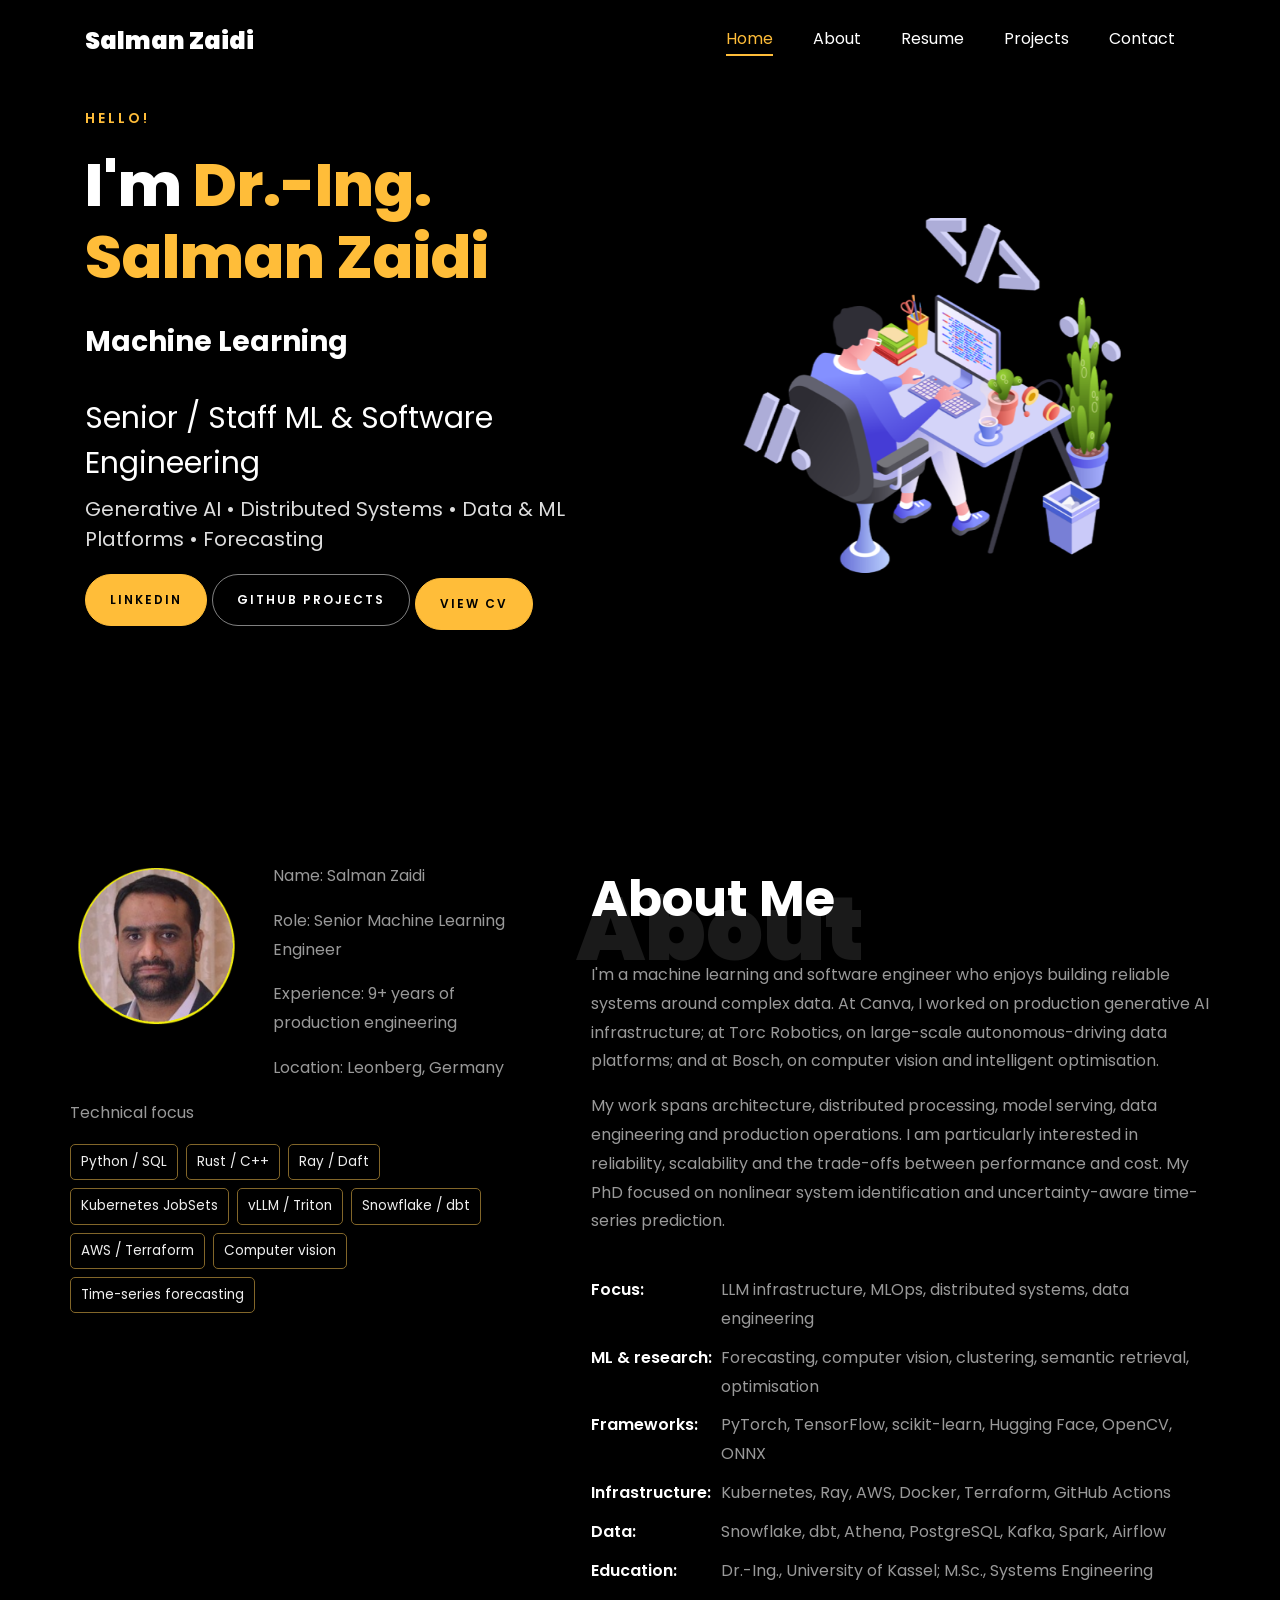
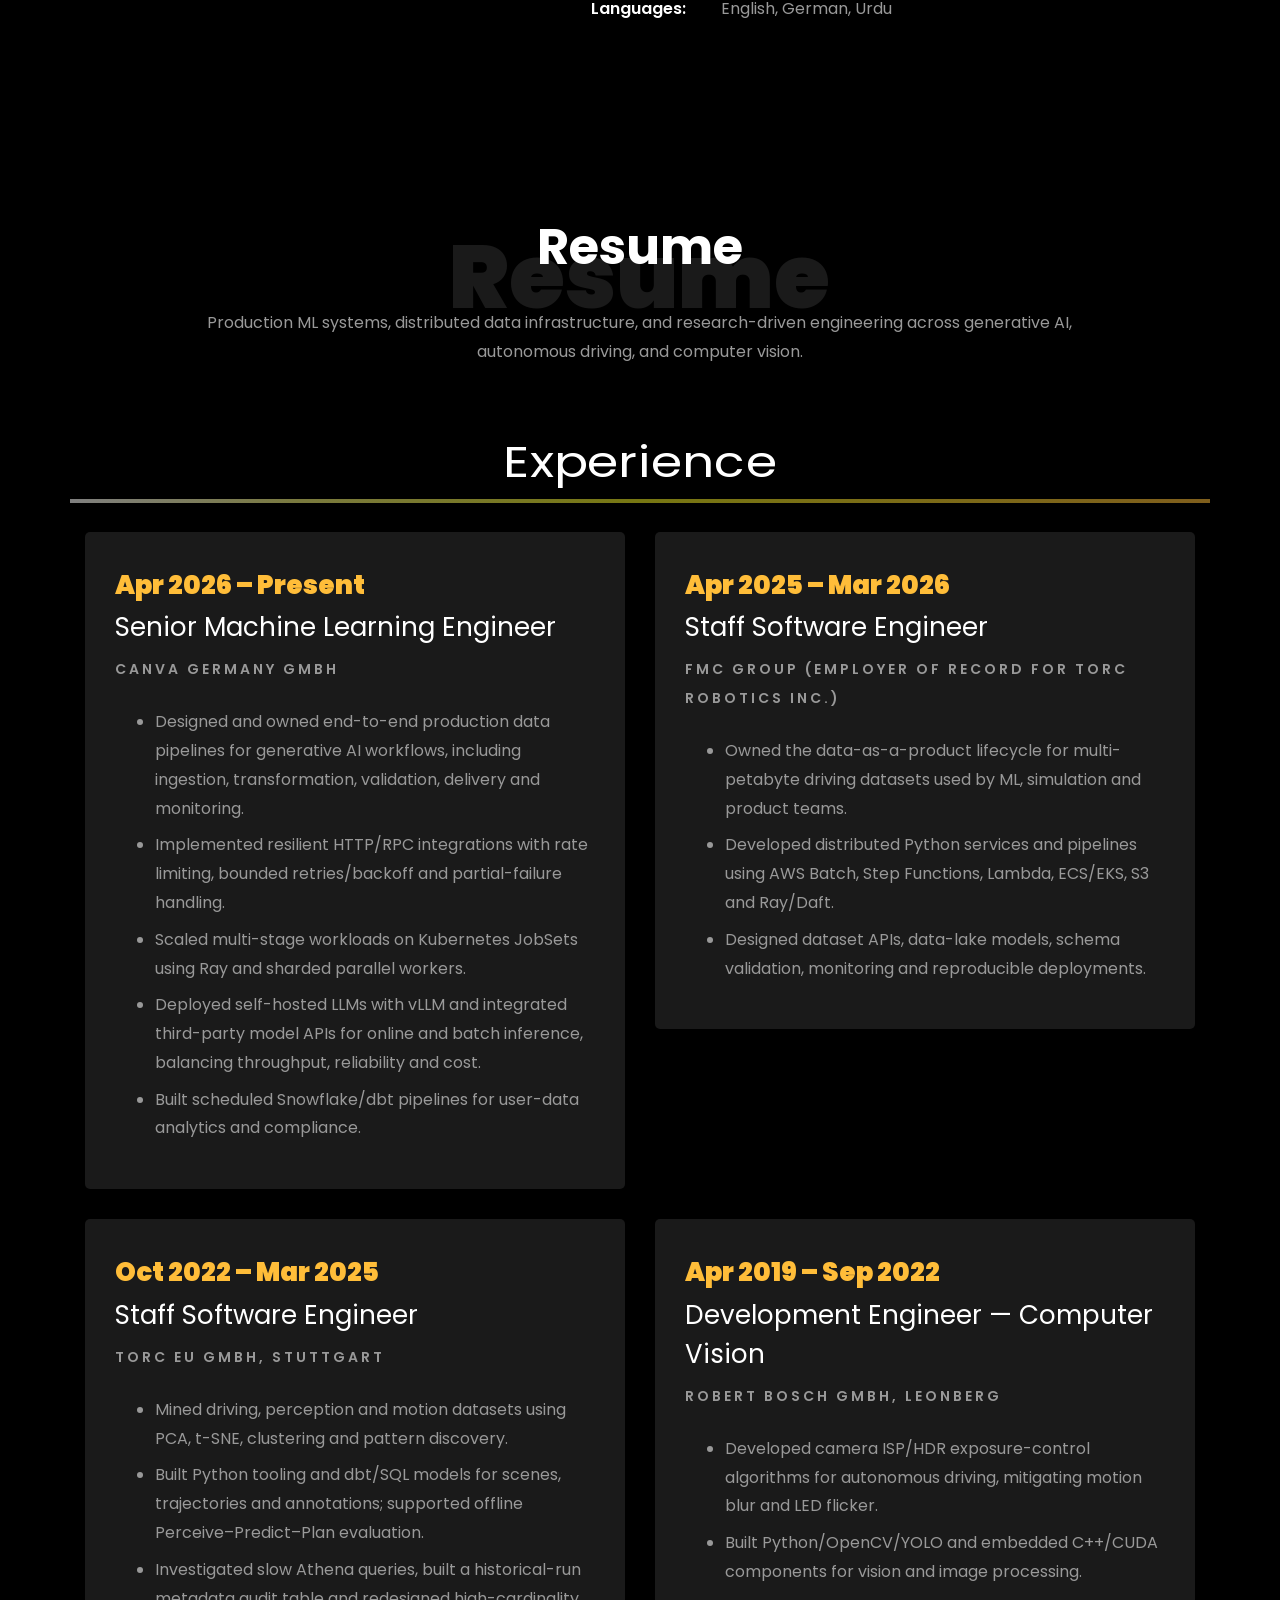
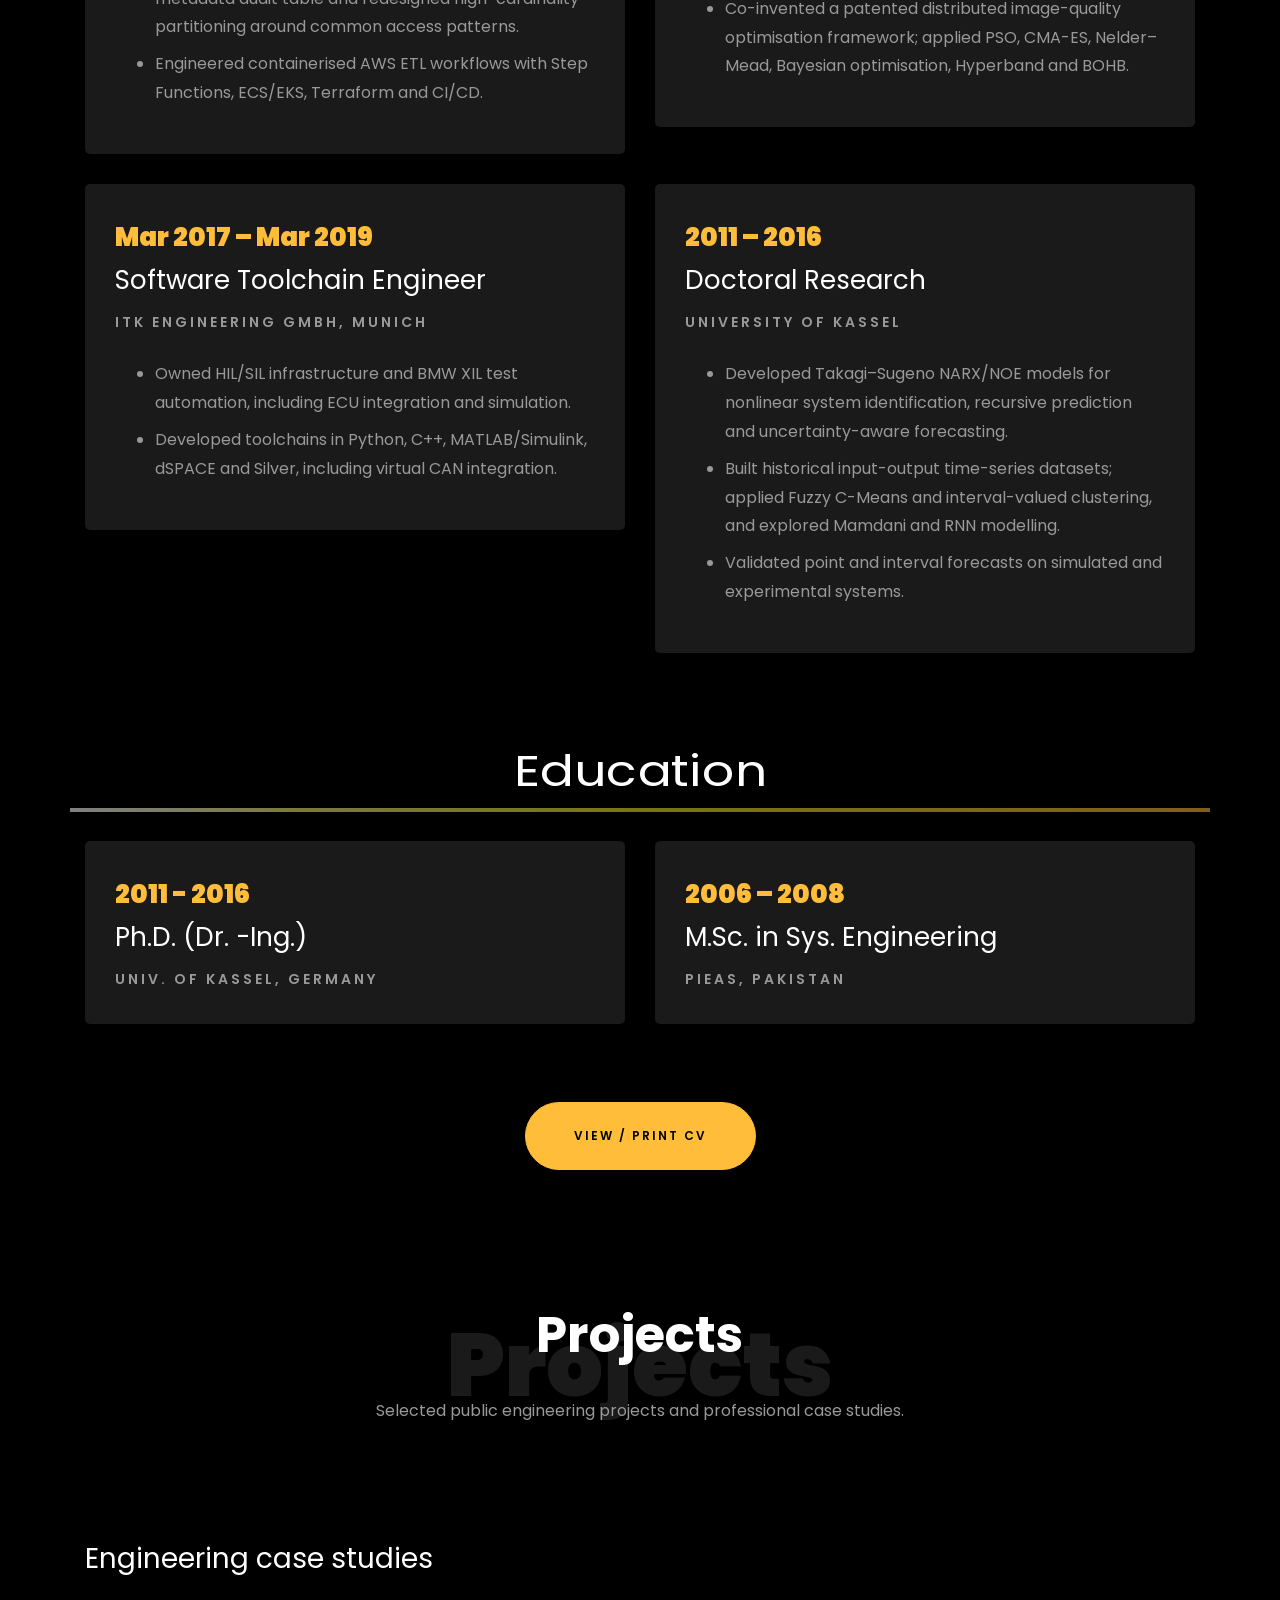
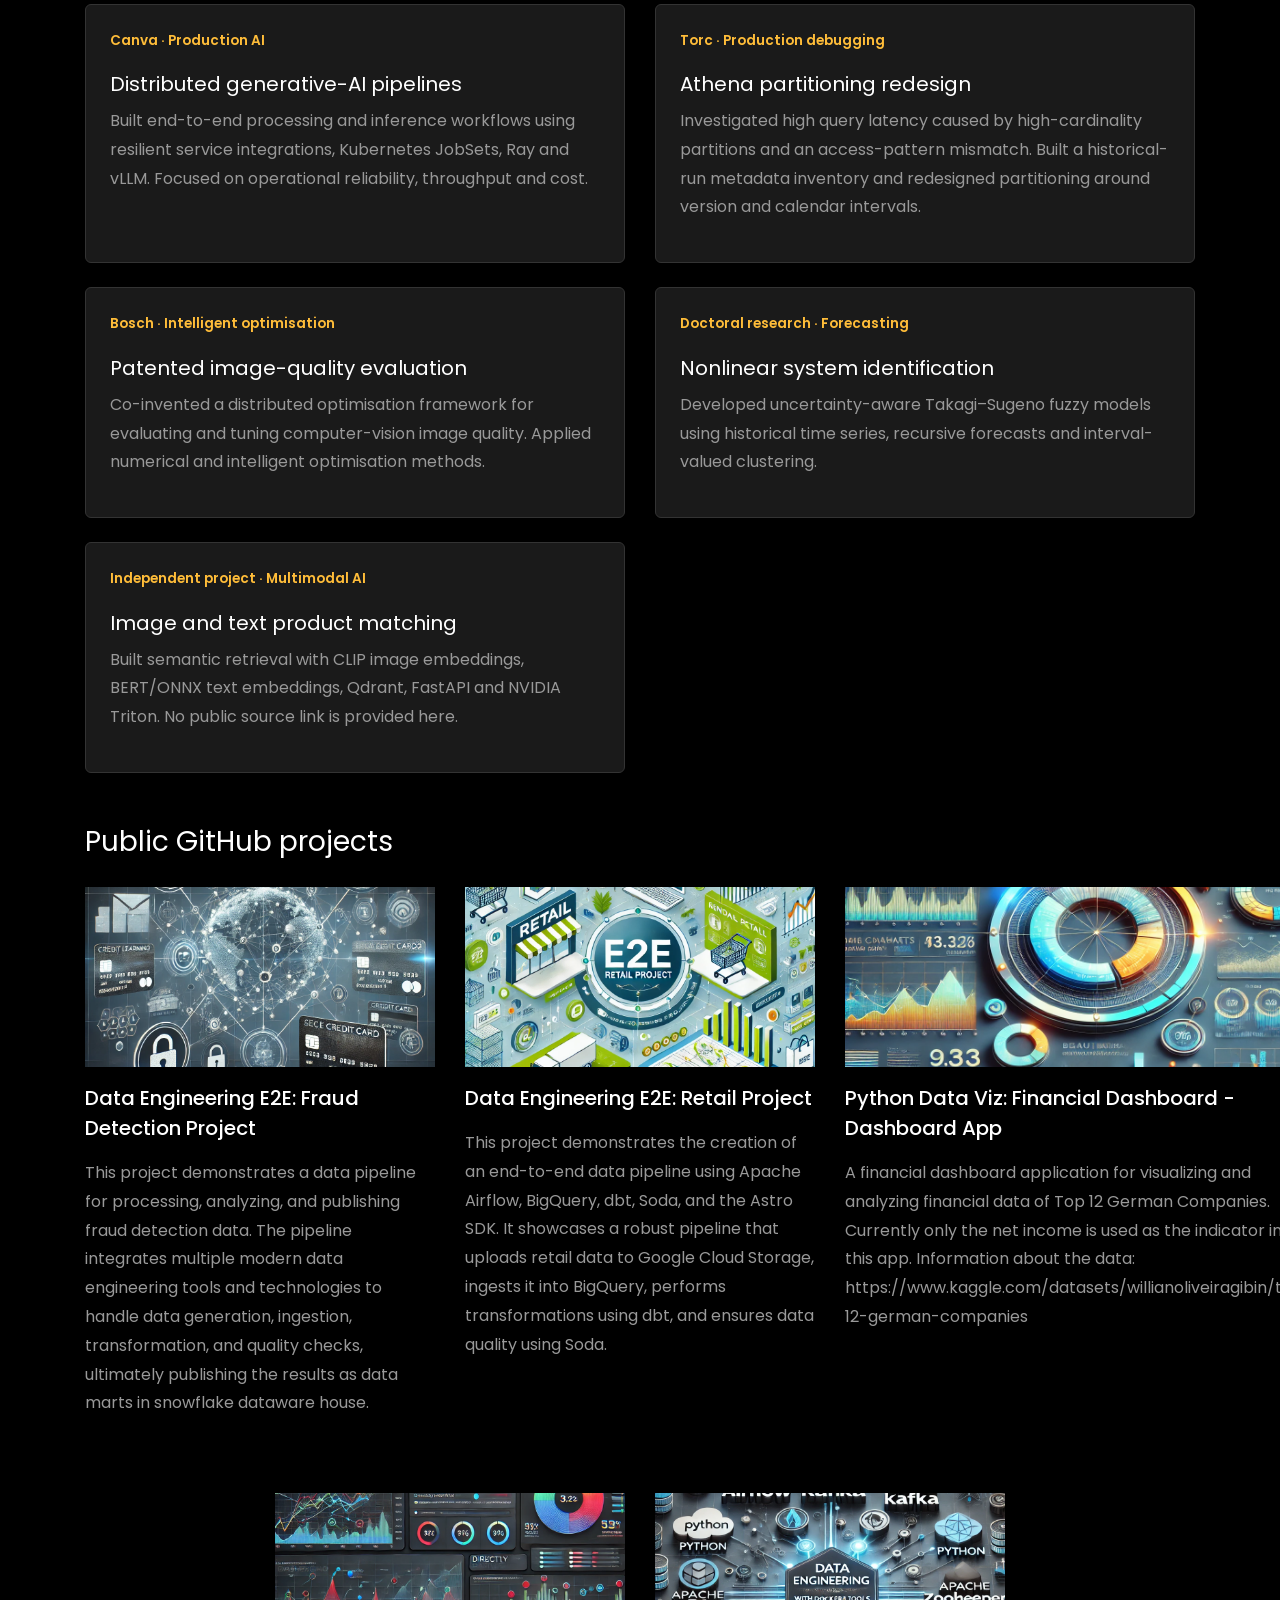
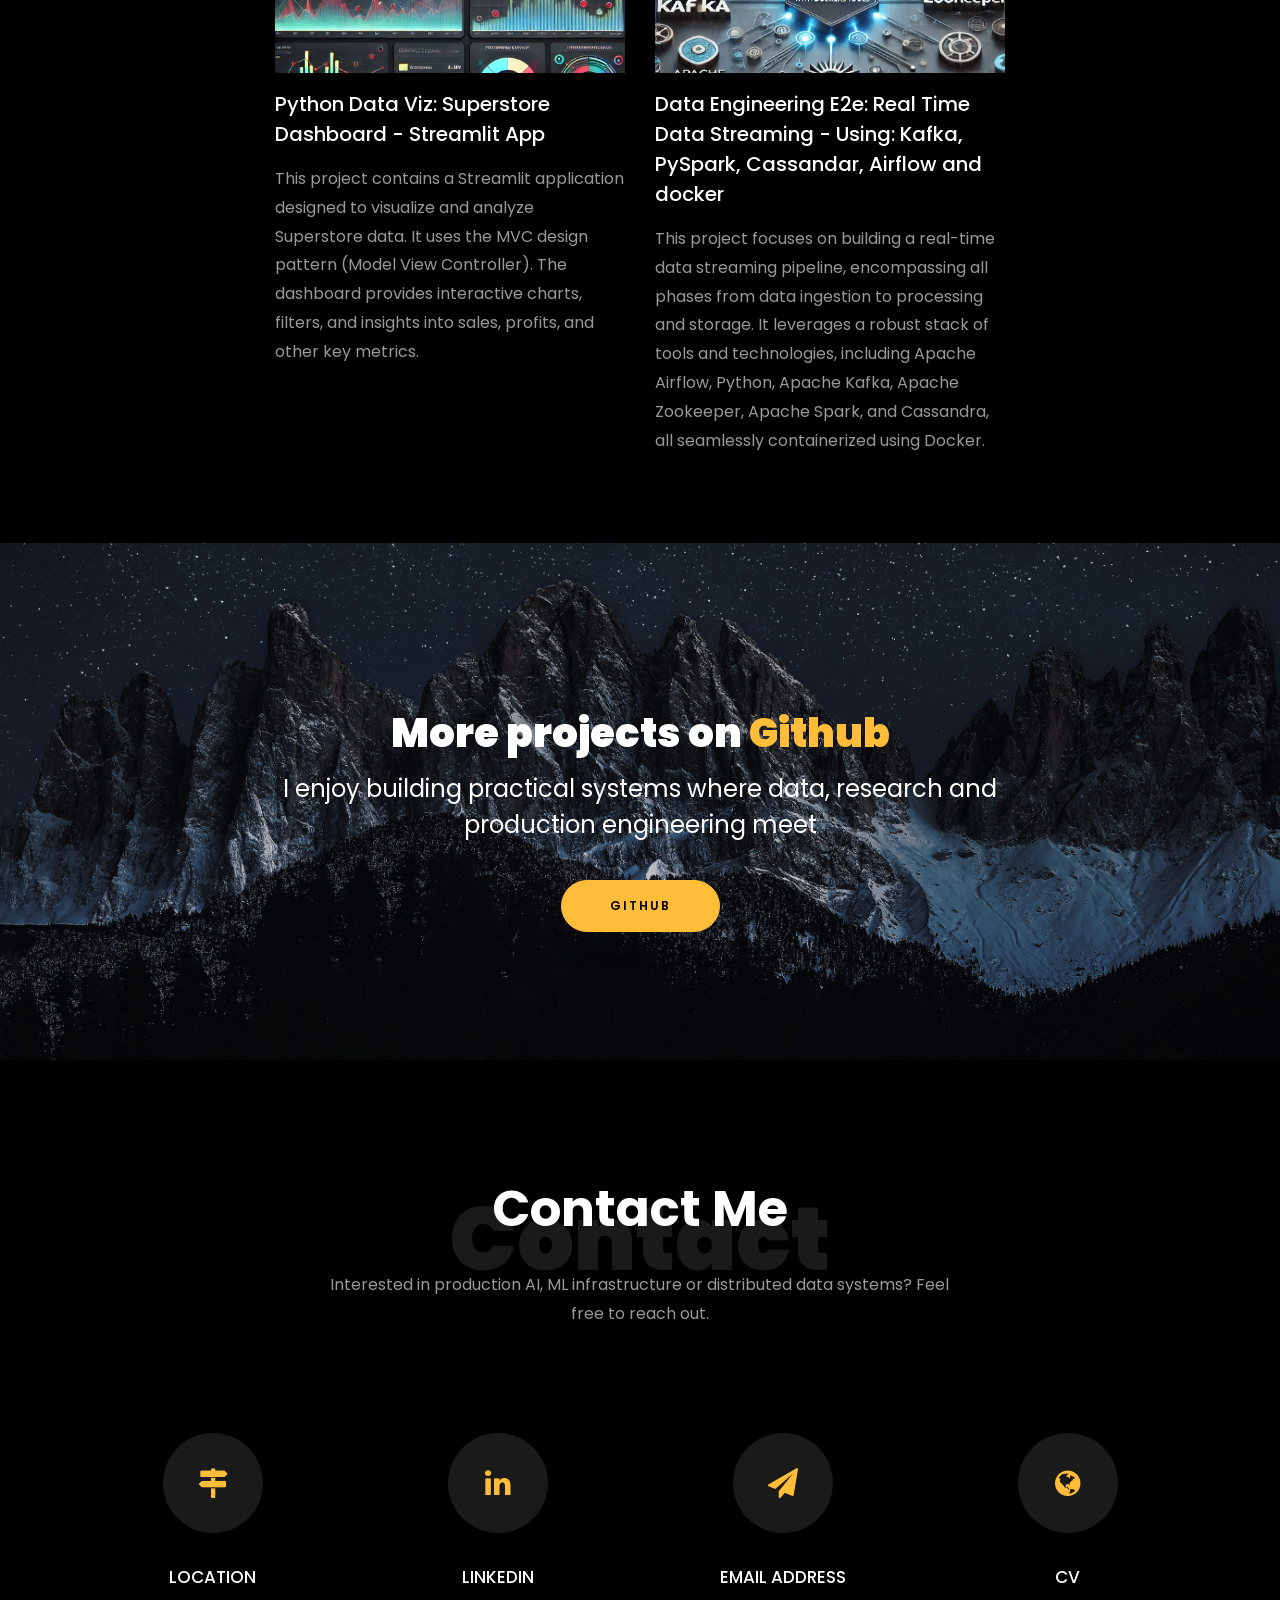
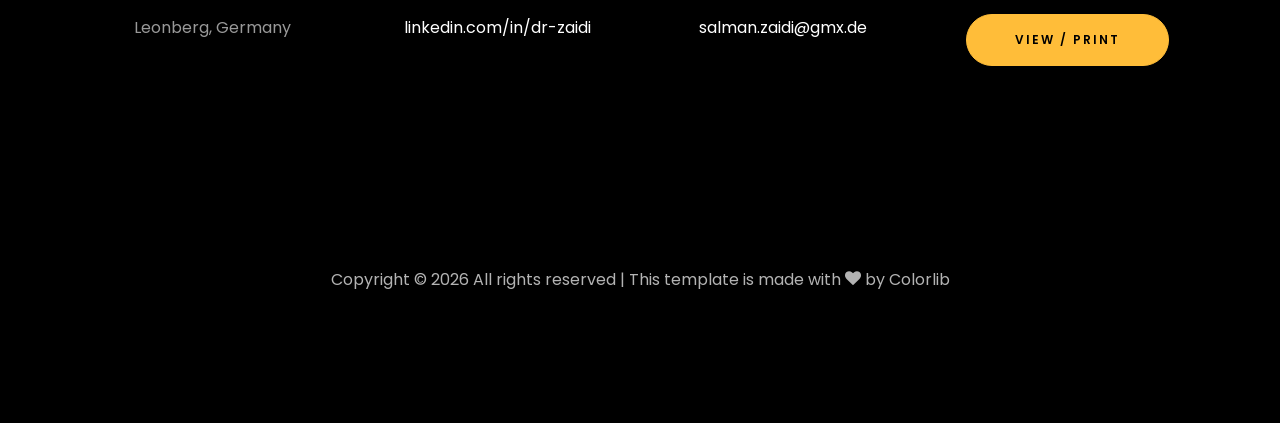
<file: index.html>
<!DOCTYPE html>
<html lang="en">

<head>
	<title>Dr.-Ing. Salman Zaidi | ML Engineering &amp; Distributed Systems</title>
 <meta name="description" content="Senior Machine Learning Engineer with Staff-level software engineering experience in generative AI, distributed systems, data platforms and forecasting.">
	<meta charset="utf-8">
	<meta name="viewport" content="width=device-width, initial-scale=1, shrink-to-fit=no">

	<link href="https://fonts.googleapis.com/css?family=Poppins:100,200,300,400,500,600,700,800,900" rel="stylesheet">

	<link rel="stylesheet" href="css/open-iconic-bootstrap.min.css">
	<link rel="stylesheet" href="css/animate.css">

	<link rel="stylesheet" href="css/owl.carousel.min.css">
	<link rel="stylesheet" href="css/owl.theme.default.min.css">
	<link rel="stylesheet" href="css/magnific-popup.css">

	<link rel="stylesheet" href="css/aos.css">

	<link rel="stylesheet" href="css/ionicons.min.css">

	<link rel="stylesheet" href="css/flaticon.css">
	<link rel="stylesheet" href="css/icomoon.css">
	<link rel="stylesheet" href="css/style.css">



	<style>
		/*======================================
//--//-->   ABOUT
======================================*/

		.about-mf .box-shadow-full {
			padding-top: 4rem;
			padding-bottom: 4rem;
		}

		.about-mf .about-img {
			margin-bottom: 2rem;
		}

		.about-mf .about-img img {
			margin-left: 10px;
		}


		.skill-mf .progress {
			/* background-color: #cde1f8; */
			margin: .5rem 0 1.2rem 0;
			border-radius: 0;
			height: .7rem;
		}

		.skill-mf .progress .progress-bar {
			height: .7rem;
			background-color: #ffbd39;
		}


		/* Animation styles */
		#typing-animation {
			position: relative;
			font-size: 30px;
			font-weight: bold;
			color: rgb(255, 255, 255);
			overflow: hidden;
			white-space: nowrap;
			animation: typing 3s steps(20, end) infinite;
		}

		#typing-animation:before {
			content: "";
			/* position: absolute; */
			top: 0;
			left: 0;
			width: 0;
			height: 100%;
			background-color: #ccc;
			animation: typing-cursor 0.5s ease-in-out infinite;
		}

		@keyframes typing {
			from {
				width: 0;
			}

			to {
				width: 100%;
			}
		}

		@keyframes typing-cursor {
			from {
				width: 5px;
			}

			to {
				width: 0;
			}
		}


		/* project image zoom effect */

		.zoom-effect {
			overflow: hidden;
			transition: transform 0.3s ease-out;
		}

		.zoom-effect:hover {
			transform: scale(1.1);
		}
	
 .profile-tags { display:flex; flex-wrap:wrap; gap:8px; margin:16px 0; padding:0; list-style:none; }
 .profile-tags li { border:1px solid #826629; border-radius:5px; color:#eee; padding:5px 10px; font-size:.85rem; }
 .portfolio-case { border:1px solid #333; background:#1a1a1a; border-radius:6px; padding:24px; margin-bottom:24px; }
 .portfolio-case h3 { font-size:1.25rem; color:#fff; }
 .portfolio-case .case-label { color:#ffbd39; font-size:.85rem; font-weight:600; }
 .resume-wrap li { margin-bottom:8px; }
 .contact-info a { overflow-wrap:anywhere; }
 #typing-animation { white-space:normal; animation:none; font-size:clamp(20px,3vw,28px); }
 @media(prefers-reduced-motion:reduce){#typing-animation:before{animation:none}}
 </style>


</head>

<body data-spy="scroll" data-target=".site-navbar-target" data-offset="300">


	<nav class="navbar navbar-expand-lg navbar-dark ftco_navbar ftco-navbar-light site-navbar-target" id="ftco-navbar">
		<div class="container">
			<a class="navbar-brand" href="index.html">Salman Zaidi</a>
			<button class="navbar-toggler js-fh5co-nav-toggle fh5co-nav-toggle" type="button" data-toggle="collapse"
				data-target="#ftco-nav" aria-controls="ftco-nav" aria-expanded="false" aria-label="Toggle navigation">
				<span class="oi oi-menu"></span> Menu
			</button>

			<div class="collapse navbar-collapse" id="ftco-nav">
				<ul class="navbar-nav nav ml-auto">
					<li class="nav-item"><a href="#home-section" class="nav-link"><span>Home</span></a></li>
					<li class="nav-item"><a href="#about-section" class="nav-link"><span>About</span></a></li>
					<li class="nav-item"><a href="#resume-section" class="nav-link"><span>Resume</span></a></li>
					<li class="nav-item"><a href="#project-section" class="nav-link"><span>Projects</span></a></li>
					<li class="nav-item"><a href="#contact-section" class="nav-link"><span>Contact</span></a></li>
				</ul>
			</div>
		</div>
	</nav>
	<section id="home-section" class="hero">
		<div class="home-slider  owl-carousel">
			<div class="slider-item ">
				<div class="overlay"></div>
				<div class="container">
					<div class="row d-md-flex no-gutters slider-text align-items-end justify-content-end"
						data-scrollax-parent="true">
						<div class="one-third js-fullheight order-md-last img"
							style="background-image:url(images/bg_1.png);">
							<div class="overlay"></div>
						</div>
						<div class="one-forth d-flex  align-items-center ftco-animate"
							data-scrollax=" properties: { translateY: '70%' }">
							<div class="text">
								<span class="subheading">Hello!</span>
								<h1 class="mb-4 mt-3">I'm <span>Dr.-Ing. Salman Zaidi</span></h1>

								<!-- Element to contain animated typing -->
								<span id="typing-animation"></span>

								<script>

									// Initialize the typing animation
									const typingAnimationElement = document.getElementById('typing-animation');

									// Create an array of typing text
									const typingTexts = ['Machine Learning Engineer', 'Distributed Systems Engineer', 'AI & Data Platform Engineer'];

									// Create a function to display the typing animation for a given text
									function playTypingAnimation(text) {
										// Loop through each character and add it to the element
										for (let i = 0; i < text.length; i++) {
											setTimeout(() => {
												typingAnimationElement.textContent += text[i];
											}, i * 200); // Increase the delay to slow down the typing animation
										}

										// Once the animation is complete, reset the text and start over
										setTimeout(() => {
											typingAnimationElement.textContent = '';
											playTypingAnimation(typingTexts[(typingTexts.indexOf(text) + 1) % typingTexts.length]);
										}, text.length * 200);
									}

									// Start the typing animation loop
									if (window.matchMedia('(prefers-reduced-motion: reduce)').matches) {
 typingAnimationElement.textContent = typingTexts[0];
 } else { playTypingAnimation(typingTexts[0]); }

								</script>

								<br>
								<br>
								<h2>Senior / Staff ML &amp; Software Engineering</h2>
 <p style="color:#ddd">Generative AI &bull; Distributed Systems &bull; Data &amp; ML Platforms &bull; Forecasting</p>
								<!-- <h2 class="d-flex" style="margin-bottom: 0">With over 5 years of experience</h2> -->
								<!-- <br> -->
								<p><a href="https://linkedin.com/in/dr-zaidi" class="btn btn-primary py-3 px-4"
										target="_blank" rel="noopener noreferrer">Linkedin</a>
									<a href="https://github.com/drsshz"
										class="btn btn-white btn-outline-white py-3 px-4" target="_blank"
										rel="noopener noreferrer">GitHub Projects</a>
 <a href="cv.html" class="btn btn-primary py-3 px-4 mt-2">View CV</a></p>
							</div>
						</div>
					</div>
				</div>
			</div>
		</div>
	</section>



	<section class="ftco-about img ftco-section ftco-no-pb" id="about-section">
		<div class="container">
			<div class="row">
				<div class="row d-flex align-items-stretch">
					<!-- <div class="row d-flex"> -->
					<div class="col-md-6 col-lg-5 d-flex">
						<div class="img-about img d-flex align-items-stretch">
							<div class="overlay">
								<div class="row">
									<div class="col-sm-6 col-md-5">
										<div class="about-img">
											<img src="images/about-me.png" class="img-fluid rounded b-shadow-a" alt="">
										</div>
									</div>
									<!-- Details next to profile image -->
									<div class="col-sm-6 col-md-7">
										<div class="about-info">
											<p><span class="title-s">Name: </span> <span>Salman Zaidi</span></p>
											<p><span class="title-s">Role: </span><span>Senior Machine Learning Engineer</span></p>
											<p><span class="title-s">Experience: </span> <span>9+ years of production engineering</span>
											</p>
											<p><span class="title-s">Location: </span> <span>Leonberg, Germany</span></p>
										</div>
									</div>
								</div>

								<div class="skill-mf">
 <p class="title-s">Technical focus</p>
 <ul class="profile-tags"><li>Python / SQL</li><li>Rust / C++</li><li>Ray / Daft</li><li>Kubernetes JobSets</li><li>vLLM / Triton</li><li>Snowflake / dbt</li><li>AWS / Terraform</li><li>Computer vision</li><li>Time-series forecasting</li></ul>
 </div>
							</div>
						</div>
					</div>

					<div class="col-md-6 col-lg-7 pl-lg-5 pb-5">
						<div class="row justify-content-start pb-3">
							<div class="col-md-12 heading-section ftco-animate">

								<h1 class="big">About</h1>
								<h2 class="mb-4">About Me</h2>
								<p>I'm a machine learning and software engineer who enjoys building reliable systems around complex data. At Canva, I worked on production generative AI infrastructure; at Torc Robotics, on large-scale autonomous-driving data platforms; and at Bosch, on computer vision and intelligent optimisation.</p>
 <p>My work spans architecture, distributed processing, model serving, data engineering and production operations. I am particularly interested in reliability, scalability and the trade-offs between performance and cost. My PhD focused on nonlinear system identification and uncertainty-aware time-series prediction.</p>
 <ul class="about-info mt-4 px-md-0 px-2">
 <li class="d-flex"><span>Focus:</span><span>LLM infrastructure, MLOps, distributed systems, data engineering</span></li>
 <li class="d-flex"><span>ML &amp; research:</span><span>Forecasting, computer vision, clustering, semantic retrieval, optimisation</span></li>
 <li class="d-flex"><span>Frameworks:</span><span>PyTorch, TensorFlow, scikit-learn, Hugging Face, OpenCV, ONNX</span></li>
 <li class="d-flex"><span>Infrastructure:</span><span>Kubernetes, Ray, AWS, Docker, Terraform, GitHub Actions</span></li>
 <li class="d-flex"><span>Data:</span><span>Snowflake, dbt, Athena, PostgreSQL, Kafka, Spark, Airflow</span></li>
 <li class="d-flex"><span>Education:</span><span>Dr.-Ing., University of Kassel; M.Sc., Systems Engineering</span></li>
 <li class="d-flex"><span>Languages:</span><span>English, German, Urdu</span></li>
 </ul>
							</div>
						</div>
					</div>
				</div>
			</div>
		</div>
	</section>




	<section class="ftco-section ftco-no-pb" id="resume-section">
		<div class="container">
			<div class="row justify-content-center pb-5">
				<div class="col-md-10 heading-section text-center ftco-animate">
					<h1 class="big big-2">Resume</h1>
					<h2 class="mb-4">Resume</h2>
					<p>Production ML systems, distributed data infrastructure, and research-driven engineering across generative AI, autonomous driving, and computer vision.</p>
				</div>
			</div>

			<div class="row">
				<h1 class="big-4">Experience</h1>
				<div class="underline"></div>
			</div>
			<br>

			<div class="row">
<div class="col-md-6"><div class="resume-wrap ftco-animate"><span class="date">Apr 2026 – Present</span><h2>Senior Machine Learning Engineer</h2><span class="position">Canva Germany GmbH</span><ul class="mt-4"><li>Designed and owned end-to-end production data pipelines for generative AI workflows, including ingestion, transformation, validation, delivery and monitoring.</li><li>Implemented resilient HTTP/RPC integrations with rate limiting, bounded retries/backoff and partial-failure handling.</li><li>Scaled multi-stage workloads on Kubernetes JobSets using Ray and sharded parallel workers.</li><li>Deployed self-hosted LLMs with vLLM and integrated third-party model APIs for online and batch inference, balancing throughput, reliability and cost.</li><li>Built scheduled Snowflake/dbt pipelines for user-data analytics and compliance.</li></ul></div></div>
<div class="col-md-6"><div class="resume-wrap ftco-animate"><span class="date">Apr 2025 – Mar 2026</span><h2>Staff Software Engineer</h2><span class="position">FMC Group (Employer of Record for Torc Robotics Inc.)</span><ul class="mt-4"><li>Owned the data-as-a-product lifecycle for multi-petabyte driving datasets used by ML, simulation and product teams.</li><li>Developed distributed Python services and pipelines using AWS Batch, Step Functions, Lambda, ECS/EKS, S3 and Ray/Daft.</li><li>Designed dataset APIs, data-lake models, schema validation, monitoring and reproducible deployments.</li></ul></div></div>
<div class="col-md-6"><div class="resume-wrap ftco-animate"><span class="date">Oct 2022 – Mar 2025</span><h2>Staff Software Engineer</h2><span class="position">Torc EU GmbH, Stuttgart</span><ul class="mt-4"><li>Mined driving, perception and motion datasets using PCA, t-SNE, clustering and pattern discovery.</li><li>Built Python tooling and dbt/SQL models for scenes, trajectories and annotations; supported offline Perceive–Predict–Plan evaluation.</li><li>Investigated slow Athena queries, built a historical-run metadata audit table and redesigned high-cardinality partitioning around common access patterns.</li><li>Engineered containerised AWS ETL workflows with Step Functions, ECS/EKS, Terraform and CI/CD.</li></ul></div></div>
<div class="col-md-6"><div class="resume-wrap ftco-animate"><span class="date">Apr 2019 – Sep 2022</span><h2>Development Engineer — Computer Vision</h2><span class="position">Robert Bosch GmbH, Leonberg</span><ul class="mt-4"><li>Developed camera ISP/HDR exposure-control algorithms for autonomous driving, mitigating motion blur and LED flicker.</li><li>Built Python/OpenCV/YOLO and embedded C++/CUDA components for vision and image processing.</li><li>Co-invented a patented distributed image-quality optimisation framework; applied PSO, CMA-ES, Nelder–Mead, Bayesian optimisation, Hyperband and BOHB.</li></ul></div></div>
<div class="col-md-6"><div class="resume-wrap ftco-animate"><span class="date">Mar 2017 – Mar 2019</span><h2>Software Toolchain Engineer</h2><span class="position">ITK Engineering GmbH, Munich</span><ul class="mt-4"><li>Owned HIL/SIL infrastructure and BMW XIL test automation, including ECU integration and simulation.</li><li>Developed toolchains in Python, C++, MATLAB/Simulink, dSPACE and Silver, including virtual CAN integration.</li></ul></div></div>
<div class="col-md-6"><div class="resume-wrap ftco-animate"><span class="date">2011 – 2016</span><h2>Doctoral Research</h2><span class="position">University of Kassel</span><ul class="mt-4"><li>Developed Takagi–Sugeno NARX/NOE models for nonlinear system identification, recursive prediction and uncertainty-aware forecasting.</li><li>Built historical input-output time-series datasets; applied Fuzzy C-Means and interval-valued clustering, and explored Mamdani and RNN modelling.</li><li>Validated point and interval forecasts on simulated and experimental systems.</li></ul></div></div>
</div>
			<br>
			<br>

			<div class="row">
				<h1 class="big-4">Education</h1>
				<div class="underline"></div>
			</div>
			<br>

			<div class="row">
				<div class="col-md-6">
					<div class="resume-wrap ftco-animate">
						<span class="date">2011 - 2016</span>
						<h2>Ph.D. (Dr. -Ing.)</h2>
						<span class="position">Univ. of Kassel, Germany</span>
					</div>
				</div>

				<div class="col-md-6">
					<div class="resume-wrap ftco-animate">
						<span class="date">2006 – 2008</span>
						<h2>M.Sc. in Sys. Engineering</h2>
						<span class="position">PIEAS, Pakistan</span>
					</div>
				</div>
			</div>

			<div class="row justify-content-center mt-5">
				<div class="col-md-6 text-center ftco-animate">
					<p><a href="cv.html"
							class="btn btn-primary py-4 px-5" target="_blank" rel="noopener noreferrer">View / Print CV</a>
					</p>
				</div>
			</div>
		</div>
	</section>



	<section class="ftco-section" id="project-section">
		<div class="container">
			<div class="row justify-content-center mb-5 pb-5">
				<div class="col-md-7 heading-section text-center ftco-animate">
					<h1 class="big big-2">Projects</h1>
					<h2 class="mb-4">Projects</h2>
					<p>Selected public engineering projects and professional case studies.</p>
				</div>
			</div>
			<h3 class="mb-4">Engineering case studies</h3><div class="row"><div class="col-md-6 d-flex"><article class="portfolio-case w-100"><p class="case-label">Canva · Production AI</p><h3>Distributed generative-AI pipelines</h3><p>Built end-to-end processing and inference workflows using resilient service integrations, Kubernetes JobSets, Ray and vLLM. Focused on operational reliability, throughput and cost.</p></article></div>
<div class="col-md-6 d-flex"><article class="portfolio-case w-100"><p class="case-label">Torc · Production debugging</p><h3>Athena partitioning redesign</h3><p>Investigated high query latency caused by high-cardinality partitions and an access-pattern mismatch. Built a historical-run metadata inventory and redesigned partitioning around version and calendar intervals.</p></article></div>
<div class="col-md-6 d-flex"><article class="portfolio-case w-100"><p class="case-label">Bosch · Intelligent optimisation</p><h3>Patented image-quality evaluation</h3><p>Co-invented a distributed optimisation framework for evaluating and tuning computer-vision image quality. Applied numerical and intelligent optimisation methods.</p></article></div>
<div class="col-md-6 d-flex"><article class="portfolio-case w-100"><p class="case-label">Doctoral research · Forecasting</p><h3>Nonlinear system identification</h3><p>Developed uncertainty-aware Takagi–Sugeno fuzzy models using historical time series, recursive forecasts and interval-valued clustering.</p></article></div>
<div class="col-md-6 d-flex"><article class="portfolio-case w-100"><p class="case-label">Independent project · Multimodal AI</p><h3>Image and text product matching</h3><p>Built semantic retrieval with CLIP image embeddings, BERT/ONNX text embeddings, Qdrant, FastAPI and NVIDIA Triton. No public source link is provided here.</p></article></div></div><h3 class="mt-4 mb-4">Public GitHub projects</h3>
<div class="row d-flex">
				<div class="col-md-4 d-flex ftco-animate">
					<div class="blog-entry justify-content-end">
						<a href="https://github.com/drsshz/e2e_fraud_transactions_detection" target="_blank"
							rel="noopener noreferrer" class="block-20 zoom-effect"
							style="background-image: url('images/proj_1.jpg');">
						</a>
						<div class="text mt-3 float-right d-block">

							<h3 class="heading"><a target="_blank" rel="noopener noreferrer"
									href="https://github.com/drsshz/e2e_fraud_transactions_detection">Data Engineering
									E2E: Fraud Detection Project</a></h3>
							<p>This project demonstrates a data pipeline for processing, analyzing, and publishing fraud
								detection data. The pipeline integrates multiple modern data engineering tools and
								technologies to handle data generation, ingestion, transformation, and quality checks,
								ultimately publishing the results as data marts in snowflake dataware house.</p>
						</div>
					</div>
				</div>
				<div class="col-md-4 d-flex ftco-animate">
					<div class="blog-entry justify-content-end">
						<a target="_blank" rel="noopener noreferrer" href="https://github.com/drsshz/e2e_retail_project"
							class="block-20 zoom-effect" style="background-image: url('images/proj_2.jpg');">
						</a>
						<div class="text mt-3 float-right d-block">

							<h3 class="heading"><a target="_blank" rel="noopener noreferrer"
									href="https://github.com/drsshz/e2e_retail_project">Data Engineering E2E: Retail
									Project</a></h3>
							<p>This project demonstrates the creation of an end-to-end data pipeline using Apache
								Airflow, BigQuery, dbt, Soda, and the Astro SDK. It showcases a robust pipeline that
								uploads retail data to Google Cloud Storage, ingests it into BigQuery, performs
								transformations using dbt, and ensures data quality using Soda.
							</p>
						</div>
					</div>
				</div>
				<div class="col-md-4 d-flex ftco-animate">
					<div class="blog-entry">
						<a target="_blank" rel="noopener noreferrer" href="https://github.com/drsshz/dash_dashboard"
							class="block-20 zoom-effect" style="background-image: url('images/proj_3.jpg');">
						</a>
						<div class="text mt-3 float-right d-block">

							<h3 class="heading"><a target="_blank" rel="noopener noreferrer"
									href="https://github.com/drsshz/dash_dashboard">Python Data Viz: Financial Dashboard
									- Dashboard App
								</a></h3>
							<p>A financial dashboard application for visualizing and analyzing financial data of Top 12
								German Companies. Currently only the net income is used as the indicator in this app.
								Information about the data:
								https://www.kaggle.com/datasets/willianoliveiragibin/top-12-german-companies</p>
						</div>
					</div>
				</div>
			</div>
			<br>
			<!-- added justify-content-center to center align the last two projects -->
			<div class="row d-flex justify-content-center">
				<div class="col-md-4 d-flex ftco-animate">
					<div class="blog-entry justify-content-end">
						<a target="_blank" rel="noopener noreferrer"
							href="https://github.com/drsshz/streamlit_dashboard" class="block-20 zoom-effect"
							style="background-image: url('images/proj_4.jpg');">
						</a>
						<div class="text mt-3 float-right d-block">

							<h3 class="heading"><a target="_blank" rel="noopener noreferrer"
									href="https://github.com/drsshz/streamlit_dashboard"> Python Data Viz: Superstore
									Dashboard - Streamlit App</a></h3>
							<p>This project contains a Streamlit application designed to visualize and analyze
								Superstore data. It uses the MVC design pattern (Model View Controller). The dashboard
								provides interactive charts, filters, and insights into sales, profits, and other key
								metrics.</p>
						</div>
					</div>
				</div>
				<div class="col-md-4 d-flex ftco-animate">
					<div class="blog-entry justify-content-end">
						<a target="_blank" rel="noopener noreferrer" href="https://github.com/drsshz/e2e_real_time_data_streaming"
							class="block-20 zoom-effect" style="background-image: url('images/proj_5.jpg');">
						</a>
						<div class="text mt-3 float-right d-block">

							<h3 class="heading"><a target="_blank" rel="noopener noreferrer"
									href="https://github.com/drsshz/e2e_real_time_data_streaming">Data Engineering E2e: Real Time Data Streaming - Using: Kafka, PySpark, Cassandar, Airflow and docker</a></h3>
							<p>This project focuses on building a real-time data streaming pipeline, encompassing all phases from data ingestion to processing and storage. It leverages a robust stack of tools and technologies, including Apache Airflow, Python, Apache Kafka, Apache Zookeeper, Apache Spark, and Cassandra, all seamlessly containerized using Docker.</p>
						</div>
					</div>
				</div>
			</div>
		</div>
	</section>

	<section class="ftco-section ftco-no-pt ftco-no-pb ftco-counter img" id="section-counter">
		<div class="container">
			<!-- <div class="row d-md-flex align-items-center">
				<div class="col-md d-flex justify-content-center counter-wrap ftco-animate">
					<div class="block-18">
						<div class="text">
							<strong class="number" data-number="20">0</strong>
							<span>Achievements</span>
						</div>
					</div>
				</div>
				<div class="col-md d-flex justify-content-center counter-wrap ftco-animate">
					<div class="block-18">
						<div class="text">
							<strong class="number" data-number="30">0</strong>
							<span>Projects</span>
						</div>
					</div>
				</div>
				<div class="col-md d-flex justify-content-center counter-wrap ftco-animate">
					<div class="block-18">
						<div class="text">
							<strong class="number" data-number="1000">0</strong>
							<span>Mentored Students</span>
						</div>
					</div>
				</div>
				<div class="col-md d-flex justify-content-center counter-wrap ftco-animate">
					<div class="block-18">
						<div class="text">
							<strong class="number" data-number="500">0</strong>
							<span>Cups of coffee</span>
						</div>
					</div>
				</div>
			</div> -->
		</div>

		<div class="ftco-section ftco-hireme img margin-top" style="background-image: url(images/bg_1.jpg)">
			<!-- <div class="container"> -->
			<div class="row justify-content-center">
				<div class="col-md-7 ftco-animate text-center">
					<h2>More projects on<span> Github </span> </h2>
					<div class="heading">
						<h4> I enjoy building practical systems where data, research and production engineering meet </h4>
						<br>
						<p><a target="_blank" rel="noopener noreferrer" href="https://github.com/drsshz/" class="btn btn-primary py-3 px-5">GitHub</a></p>
					</div>
				</div>
			</div>
			<!-- </div> -->
		</div>
	</section>



	<section class="ftco-section contact-section ftco-no-pb" id="contact-section">
		<div class="container">
			<div class="row justify-content-center mb-5 pb-3">
				<div class="col-md-7 heading-section text-center ftco-animate">
					<h1 class="big big-2">Contact</h1>
					<h2 class="mb-4">Contact Me</h2>
					<p>Interested in production AI, ML infrastructure or distributed data systems? Feel free to reach out.</p>
				</div>
			</div>

			<div class="row d-flex contact-info mb-5">
				<div class="col-md-6 col-lg-3 d-flex ftco-animate">
					<div class="align-self-stretch box p-4 text-center">
						<div class="icon d-flex align-items-center justify-content-center">
							<span class="icon-map-signs"></span>
						</div>
						<h3 class="mb-4">Location</h3>
						<p>Leonberg, Germany</p>
					</div>
				</div>
				<div class="col-md-6 col-lg-3 d-flex ftco-animate">
					<div class="align-self-stretch box p-4 text-center">
						<div class="icon d-flex align-items-center justify-content-center">
							<span class="icon-linkedin"></span>
						</div>
						<h3 class="mb-4">LinkedIn</h3><p><a href="https://linkedin.com/in/dr-zaidi" target="_blank" rel="noopener noreferrer">linkedin.com/in/dr-zaidi</a></p>
					</div>
				</div>
				<div class="col-md-6 col-lg-3 d-flex ftco-animate">
					<div class="align-self-stretch box p-4 text-center">
						<div class="icon d-flex align-items-center justify-content-center">
							<span class="icon-paper-plane"></span>
						</div>
						<h3 class="mb-4">Email Address</h3>
						<p><a href="mailto:salman.zaidi@gmx.de">salman.zaidi@gmx.de</a></p>
					</div>
				</div>
				<div class="col-md-6 col-lg-3 d-flex ftco-animate">
					<div class="align-self-stretch box p-4 text-center">
						<div class="icon d-flex align-items-center justify-content-center">
							<span class="icon-globe"></span>
						</div>
						<h3 class="mb-4">CV</h3>
						<p><a target="_blank" rel="noopener noreferrer" class="btn btn-primary py-3 px-5" href="cv.html">View / Print</a></p>
					</div>
				</div>
			</div>
	</div>
	</section>




	<footer class="ftco-footer ftco-section">
		<div class="container">
			<div class="row">
				<div class="col-md-12 text-center">

					<p><!-- Link back to Colorlib can't be removed. Template is licensed under CC BY 3.0. -->
						Copyright &copy;
						<script>document.write(new Date().getFullYear());</script> All rights reserved | This template
						is made with <i class="icon-heart color-danger" aria-hidden="true"></i> by <a
							href="https://colorlib.com" target="_blank">Colorlib</a>
						<!-- Link back to Colorlib can't be removed. Template is licensed under CC BY 3.0. -->
					</p>
				</div>
			</div>
		</div>
	</footer>


	<!-- loader -->
	<div id="ftco-loader" class="show fullscreen"><svg class="circular" width="48px" height="48px">
			<circle class="path-bg" cx="24" cy="24" r="22" fill="none" stroke-width="4" stroke="#eeeeee" />
			<circle class="path" cx="24" cy="24" r="22" fill="none" stroke-width="4" stroke-miterlimit="10"
				stroke="#F96D00" />
		</svg></div>


	<script src="js/jquery.min.js"></script>
	<script src="js/jquery-migrate-3.0.1.min.js"></script>
	<script src="js/popper.min.js"></script>
	<script src="js/bootstrap.min.js"></script>
	<script src="js/jquery.easing.1.3.js"></script>
	<script src="js/jquery.waypoints.min.js"></script>
	<script src="js/jquery.stellar.min.js"></script>
	<script src="js/owl.carousel.min.js"></script>
	<script src="js/jquery.magnific-popup.min.js"></script>
	<script src="js/aos.js"></script>
	<script src="js/jquery.animateNumber.min.js"></script>
	<script src="js/scrollax.min.js"></script>

	<script src="js/main.js"></script>

</body>

</html>
</file>
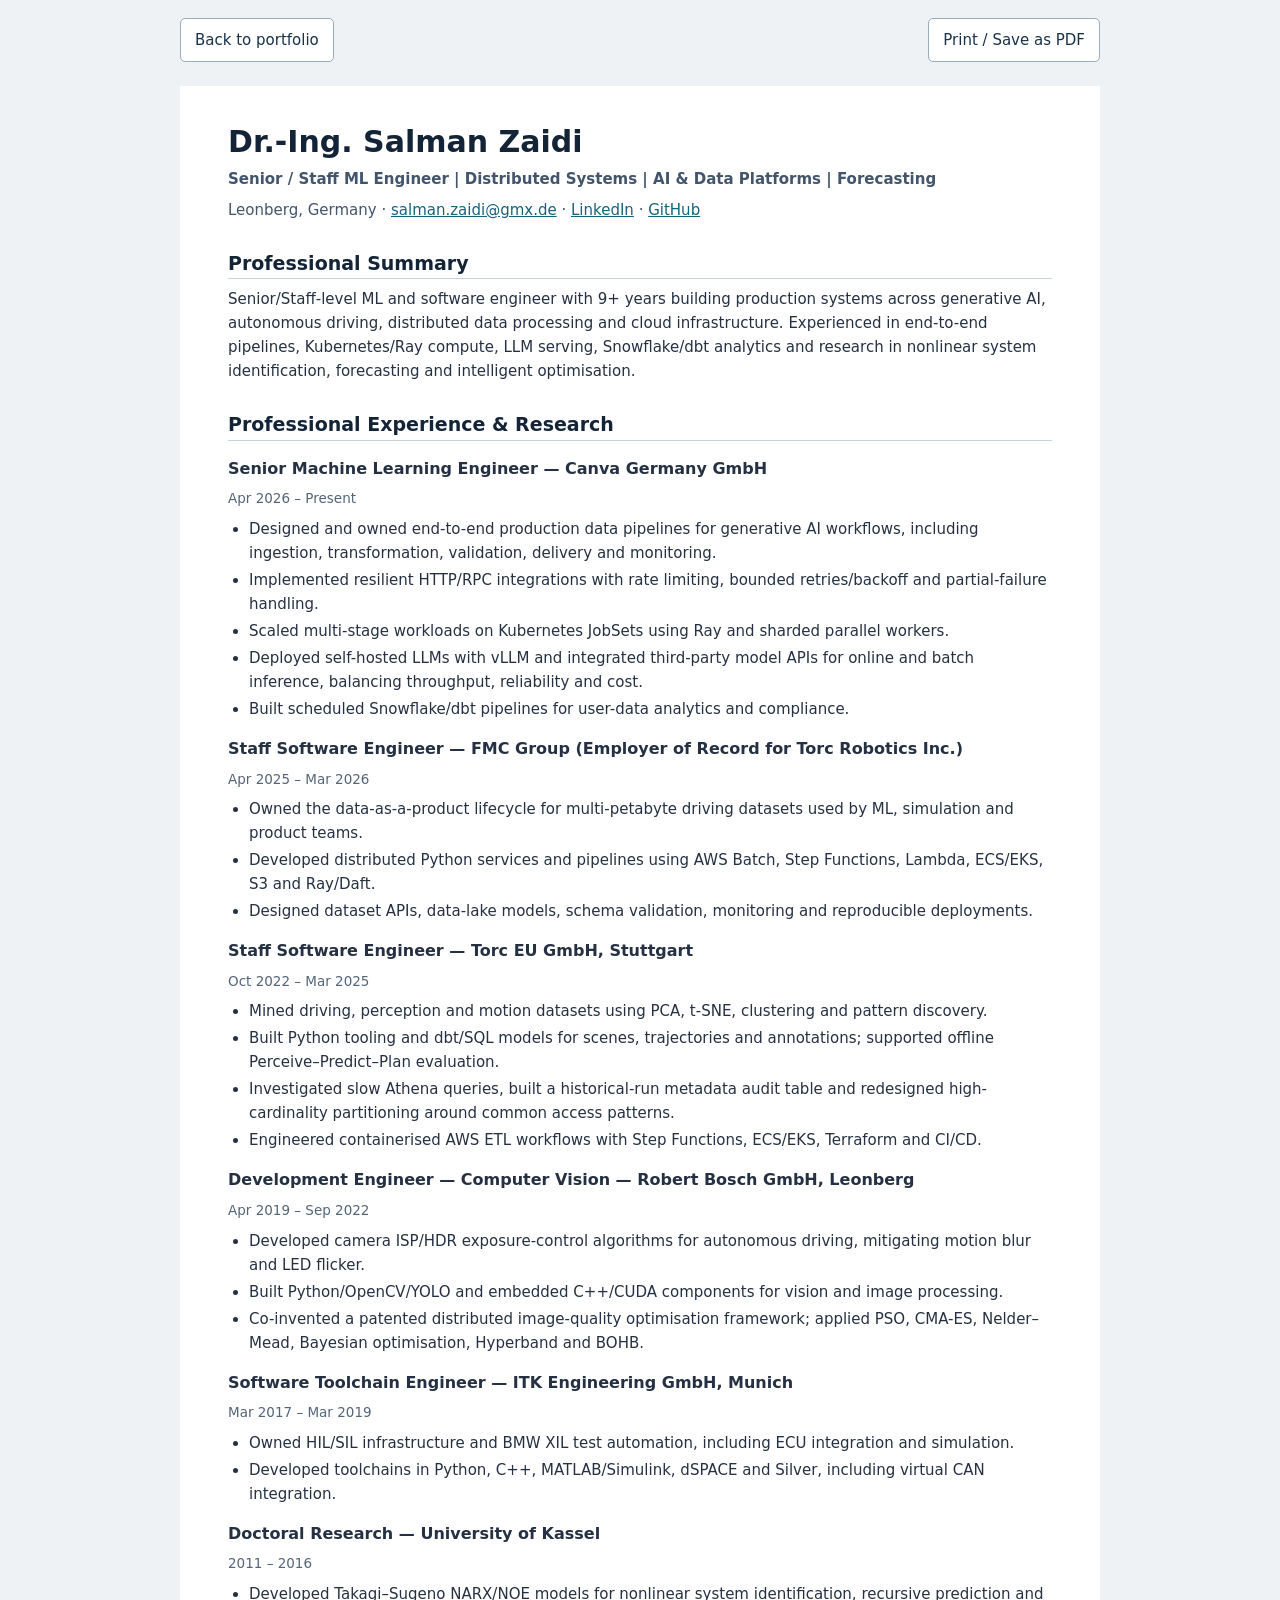
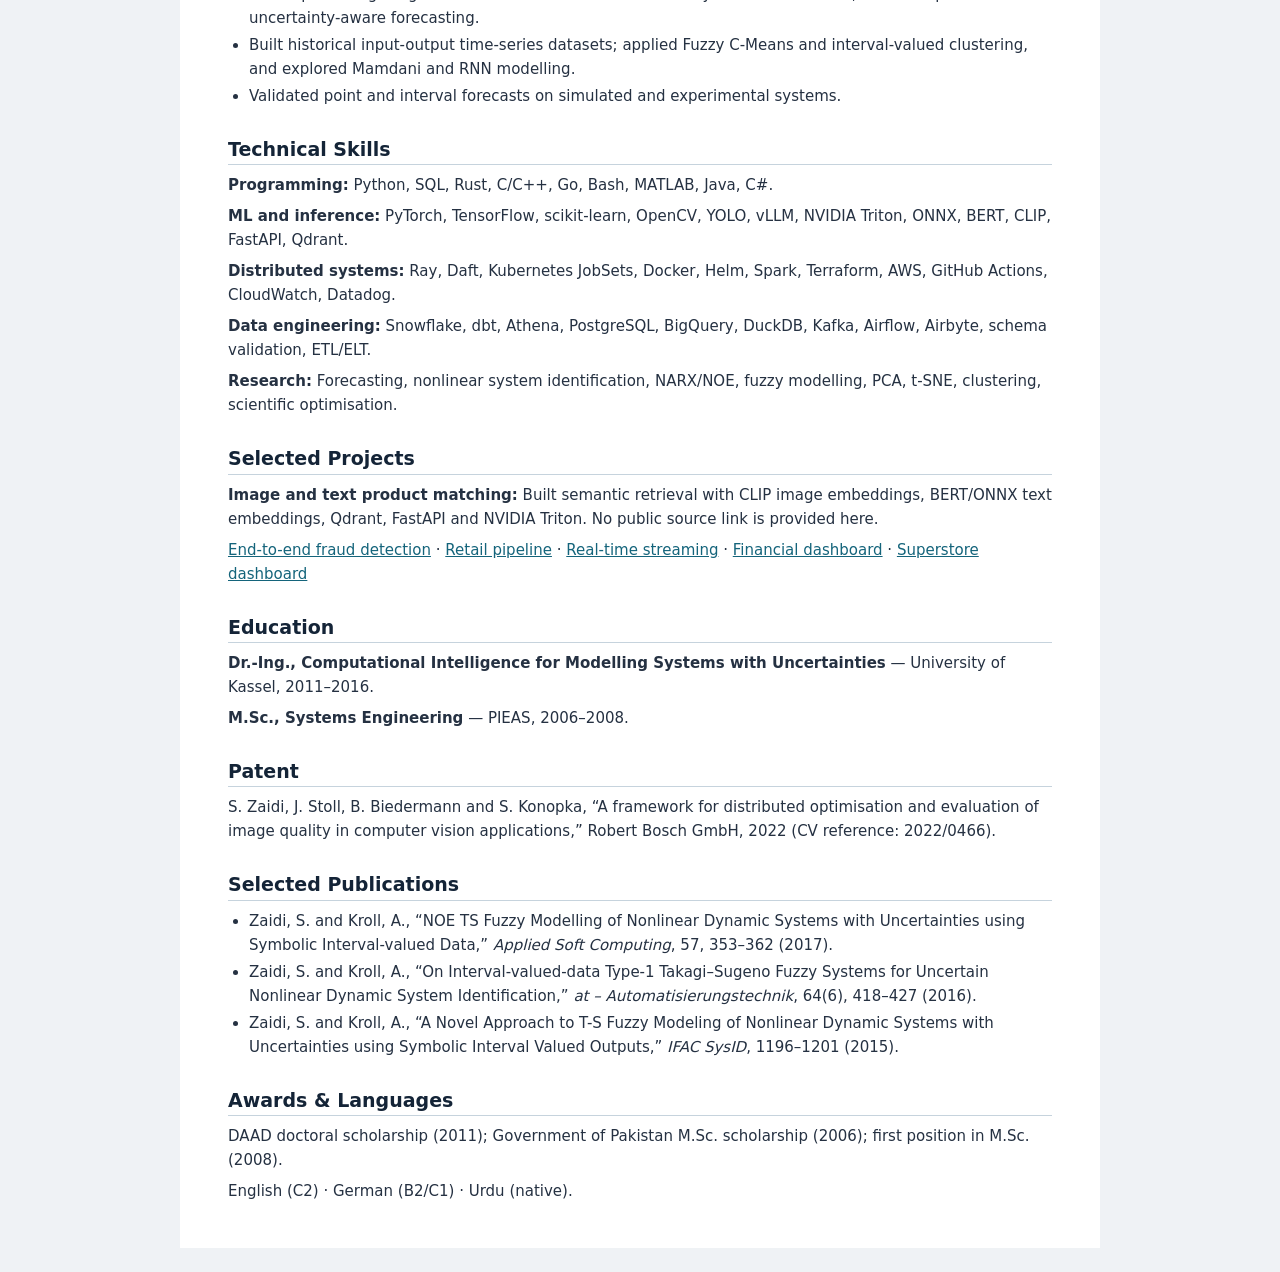
<file: cv.html>
<!doctype html><html lang="en"><head><meta charset="utf-8"><meta name="viewport" content="width=device-width, initial-scale=1"><title>Dr.-Ing. Salman Zaidi — CV</title><style>
*{box-sizing:border-box}body{margin:0;background:#eff2f5;color:#253142;font:15px/1.6 system-ui,-apple-system,sans-serif}main{max-width:920px;margin:24px auto;background:#fff;padding:38px 48px}h1{font-size:30px;line-height:1.2;margin:0;color:#142437}h2{font-size:19px;border-bottom:1px solid #c6d3dd;margin:26px 0 8px;color:#142437}h3{font-size:16px;margin:15px 0 0}p{margin:7px 0}ul{padding-left:21px;margin:7px 0 15px}li{margin:3px 0}a{color:#14647b}header p{color:#42556b}.actions{max-width:920px;margin:18px auto;display:flex;justify-content:space-between;gap:10px}.actions button,.actions a{font:inherit;padding:9px 14px;background:#fff;border:1px solid #9aaebc;border-radius:5px;color:#173249;text-decoration:none;cursor:pointer}.job{break-inside:avoid}.date{color:#54657a;font-size:.9em}@media(max-width:650px){main{padding:22px 16px;margin:0}.actions{padding:0 12px}}@media print{body{background:#fff;font-size:10.5pt}main{margin:0;padding:0;max-width:none}.actions{display:none}h2,h3{break-after:avoid}a{color:inherit}}
</style></head><body><div class="actions"><a href="index.html">Back to portfolio</a><button onclick="window.print()">Print / Save as PDF</button></div><main><header><h1>Dr.-Ing. Salman Zaidi</h1><p><strong>Senior / Staff ML Engineer | Distributed Systems | AI &amp; Data Platforms | Forecasting</strong></p><p>Leonberg, Germany · <a href="mailto:salman.zaidi@gmx.de">salman.zaidi@gmx.de</a> · <a href="https://linkedin.com/in/dr-zaidi">LinkedIn</a> · <a href="https://github.com/drsshz">GitHub</a></p></header><h2>Professional Summary</h2><p>Senior/Staff-level ML and software engineer with 9+ years building production systems across generative AI, autonomous driving, distributed data processing and cloud infrastructure. Experienced in end-to-end pipelines, Kubernetes/Ray compute, LLM serving, Snowflake/dbt analytics and research in nonlinear system identification, forecasting and intelligent optimisation.</p><h2>Professional Experience &amp; Research</h2><article class="job"><h3>Senior Machine Learning Engineer — Canva Germany GmbH</h3><p class="date">Apr 2026 – Present</p><ul><li>Designed and owned end-to-end production data pipelines for generative AI workflows, including ingestion, transformation, validation, delivery and monitoring.</li><li>Implemented resilient HTTP/RPC integrations with rate limiting, bounded retries/backoff and partial-failure handling.</li><li>Scaled multi-stage workloads on Kubernetes JobSets using Ray and sharded parallel workers.</li><li>Deployed self-hosted LLMs with vLLM and integrated third-party model APIs for online and batch inference, balancing throughput, reliability and cost.</li><li>Built scheduled Snowflake/dbt pipelines for user-data analytics and compliance.</li></ul></article><article class="job"><h3>Staff Software Engineer — FMC Group (Employer of Record for Torc Robotics Inc.)</h3><p class="date">Apr 2025 – Mar 2026</p><ul><li>Owned the data-as-a-product lifecycle for multi-petabyte driving datasets used by ML, simulation and product teams.</li><li>Developed distributed Python services and pipelines using AWS Batch, Step Functions, Lambda, ECS/EKS, S3 and Ray/Daft.</li><li>Designed dataset APIs, data-lake models, schema validation, monitoring and reproducible deployments.</li></ul></article><article class="job"><h3>Staff Software Engineer — Torc EU GmbH, Stuttgart</h3><p class="date">Oct 2022 – Mar 2025</p><ul><li>Mined driving, perception and motion datasets using PCA, t-SNE, clustering and pattern discovery.</li><li>Built Python tooling and dbt/SQL models for scenes, trajectories and annotations; supported offline Perceive–Predict–Plan evaluation.</li><li>Investigated slow Athena queries, built a historical-run metadata audit table and redesigned high-cardinality partitioning around common access patterns.</li><li>Engineered containerised AWS ETL workflows with Step Functions, ECS/EKS, Terraform and CI/CD.</li></ul></article><article class="job"><h3>Development Engineer — Computer Vision — Robert Bosch GmbH, Leonberg</h3><p class="date">Apr 2019 – Sep 2022</p><ul><li>Developed camera ISP/HDR exposure-control algorithms for autonomous driving, mitigating motion blur and LED flicker.</li><li>Built Python/OpenCV/YOLO and embedded C++/CUDA components for vision and image processing.</li><li>Co-invented a patented distributed image-quality optimisation framework; applied PSO, CMA-ES, Nelder–Mead, Bayesian optimisation, Hyperband and BOHB.</li></ul></article><article class="job"><h3>Software Toolchain Engineer — ITK Engineering GmbH, Munich</h3><p class="date">Mar 2017 – Mar 2019</p><ul><li>Owned HIL/SIL infrastructure and BMW XIL test automation, including ECU integration and simulation.</li><li>Developed toolchains in Python, C++, MATLAB/Simulink, dSPACE and Silver, including virtual CAN integration.</li></ul></article><article class="job"><h3>Doctoral Research — University of Kassel</h3><p class="date">2011 – 2016</p><ul><li>Developed Takagi–Sugeno NARX/NOE models for nonlinear system identification, recursive prediction and uncertainty-aware forecasting.</li><li>Built historical input-output time-series datasets; applied Fuzzy C-Means and interval-valued clustering, and explored Mamdani and RNN modelling.</li><li>Validated point and interval forecasts on simulated and experimental systems.</li></ul></article><h2>Technical Skills</h2><p><strong>Programming:</strong> Python, SQL, Rust, C/C++, Go, Bash, MATLAB, Java, C#.</p><p><strong>ML and inference:</strong> PyTorch, TensorFlow, scikit-learn, OpenCV, YOLO, vLLM, NVIDIA Triton, ONNX, BERT, CLIP, FastAPI, Qdrant.</p><p><strong>Distributed systems:</strong> Ray, Daft, Kubernetes JobSets, Docker, Helm, Spark, Terraform, AWS, GitHub Actions, CloudWatch, Datadog.</p><p><strong>Data engineering:</strong> Snowflake, dbt, Athena, PostgreSQL, BigQuery, DuckDB, Kafka, Airflow, Airbyte, schema validation, ETL/ELT.</p><p><strong>Research:</strong> Forecasting, nonlinear system identification, NARX/NOE, fuzzy modelling, PCA, t-SNE, clustering, scientific optimisation.</p><h2>Selected Projects</h2><p><strong>Image and text product matching:</strong> Built semantic retrieval with CLIP image embeddings, BERT/ONNX text embeddings, Qdrant, FastAPI and NVIDIA Triton. No public source link is provided here.</p><p><a href="https://github.com/drsshz/e2e_fraud_transactions_detection">End-to-end fraud detection</a> · <a href="https://github.com/drsshz/e2e_retail_project">Retail pipeline</a> · <a href="https://github.com/drsshz/e2e_real_time_data_streaming">Real-time streaming</a> · <a href="https://github.com/drsshz/dash_dashboard">Financial dashboard</a> · <a href="https://github.com/drsshz/streamlit_dashboard">Superstore dashboard</a></p><h2>Education</h2><p><strong>Dr.-Ing., Computational Intelligence for Modelling Systems with Uncertainties</strong> — University of Kassel, 2011–2016.</p><p><strong>M.Sc., Systems Engineering</strong> — PIEAS, 2006–2008.</p><h2>Patent</h2><p>S. Zaidi, J. Stoll, B. Biedermann and S. Konopka, “A framework for distributed optimisation and evaluation of image quality in computer vision applications,” Robert Bosch GmbH, 2022 (CV reference: 2022/0466).</p><h2>Selected Publications</h2><ul><li>Zaidi, S. and Kroll, A., “NOE TS Fuzzy Modelling of Nonlinear Dynamic Systems with Uncertainties using Symbolic Interval-valued Data,” <em>Applied Soft Computing</em>, 57, 353–362 (2017).</li>
<li>Zaidi, S. and Kroll, A., “On Interval-valued-data Type-1 Takagi–Sugeno Fuzzy Systems for Uncertain Nonlinear Dynamic System Identification,” <em>at – Automatisierungstechnik</em>, 64(6), 418–427 (2016).</li>
<li>Zaidi, S. and Kroll, A., “A Novel Approach to T-S Fuzzy Modeling of Nonlinear Dynamic Systems with Uncertainties using Symbolic Interval Valued Outputs,” <em>IFAC SysID</em>, 1196–1201 (2015).</li></ul><h2>Awards &amp; Languages</h2><p>DAAD doctoral scholarship (2011); Government of Pakistan M.Sc. scholarship (2006); first position in M.Sc. (2008).</p><p>English (C2) · German (B2/C1) · Urdu (native).</p></main></body></html>
</file>
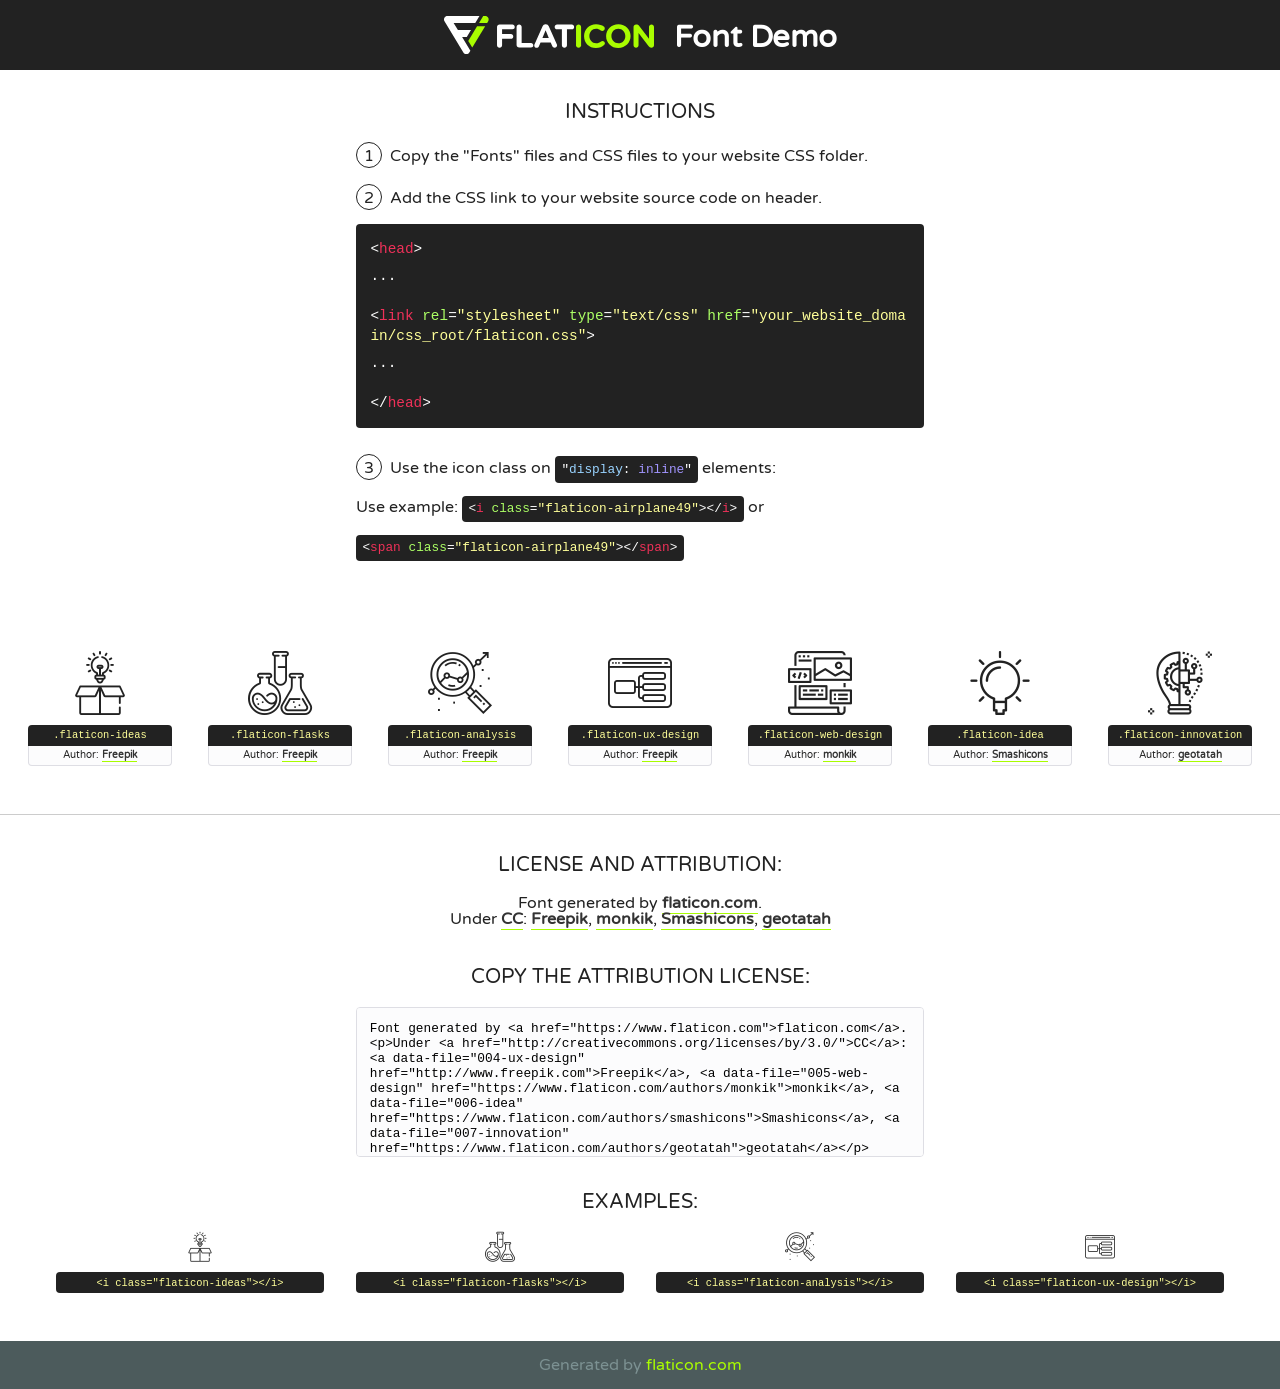
<file: fonts/flaticon/font/flaticon.html>
<!DOCTYPE html>
<!--
  Flaticon icon font: Flaticon
  Creation date: 20/03/2019 02:18
-->
<html>
<!DOCTYPE html>
<html>

<head>
    <title>Flaticon WebFont</title>
    <link href="http://fonts.googleapis.com/css?family=Varela+Round" rel="stylesheet" type="text/css" />
    <link rel="stylesheet" type="text/css" href="flaticon.css">
    <meta charset="UTF-8">
    <style>
    html, body, div, span, applet, object, iframe,
    h1, h2, h3, h4, h5, h6, p, blockquote, pre,
    a, abbr, acronym, address, big, cite, code,
    del, dfn, em, img, ins, kbd, q, s, samp,
    small, strike, strong, sub, sup, tt, var,
    b, u, i, center,
    dl, dt, dd, ol, ul, li,
    fieldset, form, label, legend,
    table, caption, tbody, tfoot, thead, tr, th, td,
    article, aside, canvas, details, embed, 
    figure, figcaption, footer, header, hgroup, 
    menu, nav, output, ruby, section, summary,
    time, mark, audio, video {
        margin: 0;
        padding: 0;
        border: 0;
        font-size: 100%;
        font: inherit;
        vertical-align: baseline;
    }
    /* HTML5 display-role reset for older browsers */
    article, aside, details, figcaption, figure, 
    footer, header, hgroup, menu, nav, section {
        display: block;
    }
    body {
        line-height: 1;
    }
    ol, ul {
        list-style: none;
    }
    blockquote, q {
        quotes: none;
    }
    blockquote:before, blockquote:after,
    q:before, q:after {
        content: '';
        content: none;
    }
    table {
        border-collapse: collapse;
        border-spacing: 0;
    }
    body {
        font-family: 'Varela Round', Helvetica, Arial, sans-serif;
        font-size: 16px;
        color: #222;
    }
    a {
        color: #333;
        border-bottom: 1px solid #a9fd00;
        font-weight: bold;
        text-decoration: none;
    }
    * {
        -moz-box-sizing: border-box;
        -webkit-box-sizing: border-box;
        box-sizing: border-box;
        margin: 0;
        padding: 0;
    }
    [class^="flaticon-"]:before, [class*=" flaticon-"]:before, [class^="flaticon-"]:after, [class*=" flaticon-"]:after {
        font-family: Flaticon;
        font-size: 30px;
        font-style: normal;
        margin-left: 20px;
        color: #333;
    }
    .wrapper {
        max-width: 600px;
        margin: auto;
        padding: 0 1em;
    }
    .title {
        font-size: 1.25em;
        text-align: center;
        margin-bottom: 1em;
        text-transform: uppercase;
    }
    header {
        text-align: center;
        background-color: #222;
        color: #fff;
        padding: 1em;
    }
    header .logo {
        width: 210px;
        height: 38px;
        display: inline-block;
        vertical-align: middle;
        margin-right: 1em;
        border: none;
    }
    header strong {
        font-size: 1.95em;
        font-weight: bold;
        vertical-align: middle;
        margin-top: 5px;
        display: inline-block;
    }
    .demo {
        margin: 2em auto;
        line-height: 1.25em;
    }
    .demo ul li {
        margin-bottom: 1em;
    }
    .demo ul li .num {
        color: #222;
        border-radius: 20px;
        display: inline-block;
        width: 26px;
        padding: 3px;
        height: 26px;
        text-align: center;
        margin-right: 0.5em;
        border: 1px solid #222;
    }
    .demo ul li code {
        background-color: #222;
        border-radius: 4px;
        padding: 0.25em 0.5em;
        display: inline-block;
        color: #fff;
        font-family: Consolas,Monaco,Lucida Console,Liberation Mono,DejaVu Sans Mono,Bitstream Vera Sans Mono,Courier New, monospace;
        font-weight: lighter;
        margin-top: 1em;
        font-size: 0.8em;
        word-break: break-all;
    }
    .demo ul li code.big {
        padding: 1em;
        font-size: 0.9em;
    }
    .demo ul li code .red {
        color: #EF3159;
    }
    .demo ul li code .green {
        color: #ACFF65;
    }
    .demo ul li code .yellow {
        color: #FFFF99;
    }
    .demo ul li code .blue {
        color: #99D3FF;
    }
    .demo ul li code .purple {
        color: #A295FF;
    }
    .demo ul li code .dots {
        margin-top: 0.5em;
        display: block;
    }
    #glyphs {
        border-bottom: 1px solid #ccc;
        padding: 2em 0;
        text-align: center;
    }
    .glyph {
        display: inline-block;
        width: 9em;
        margin: 1em;
        text-align: center;
        vertical-align: top;
        background: #FFF;
    }
    .glyph .glyph-icon {
        padding: 10px;
        display: block;
        font-family:"Flaticon";
        font-size: 64px;
        line-height: 1;
    }
    .glyph .glyph-icon:before {
        font-size: 64px;
        color: #222;
        margin-left: 0;
    }
    .class-name {
        font-size: 0.65em;
        background-color: #222;
        color: #fff;
        border-radius: 4px 4px 0 0;
        padding: 0.5em;
        color: #FFFF99;
        font-family: Consolas,Monaco,Lucida Console,Liberation Mono,DejaVu Sans Mono,Bitstream Vera Sans Mono,Courier New, monospace;
    }
    .author-name {
        font-size: 0.6em;
        background-color: #fcfcfd;
        border: 1px solid #DEDEE4;
        border-top: 0;
        border-radius: 0 0 4px 4px;
        padding: 0.5em;
    }
    .class-name:last-child {
        font-size: 10px;
        color:#888;
    }
    .class-name:last-child a {
        font-size: 10px;
        color:#555;
    }
    .class-name:last-child a:hover {
        color:#a9fd00;
    }
    .glyph > input {
        display: block;
        width: 100px;
        margin: 5px auto;
        text-align: center;
        font-size: 12px;
        cursor: text;
    }
    .glyph > input.icon-input {
        font-family:"Flaticon";
        font-size: 16px;
        margin-bottom: 10px;
    }
    .attribution .title {
        margin-top: 2em;
    }
    .attribution textarea {
        background-color: #fcfcfd;
        padding: 1em;
        border: none;
        box-shadow: none;
        border: 1px solid #DEDEE4;
        border-radius: 4px;
        resize: none;
        width: 100%;
        height: 150px;
        font-size: 0.8em;
        font-family: Consolas,Monaco,Lucida Console,Liberation Mono,DejaVu Sans Mono,Bitstream Vera Sans Mono,Courier New, monospace;
        -webkit-appearance: none;
    }
    .iconsuse {
        margin: 2em auto;
        text-align: center;
        max-width: 1200px;
    }
    .iconsuse:after {
        content: '';
        display: table;
        clear: both;
    }
    .iconsuse .image {
        float: left;
        width: 25%;
        padding: 0 1em;
    }
    .iconsuse .image p {
        margin-bottom: 1em;
    }
    .iconsuse .image span {
        display: block;
        font-size: 0.65em;
        background-color: #222;
        color: #fff;
        border-radius: 4px;
        padding: 0.5em;
        color: #FFFF99;
        margin-top: 1em;
        font-family: Consolas,Monaco,Lucida Console,Liberation Mono,DejaVu Sans Mono,Bitstream Vera Sans Mono,Courier New, monospace;
    }
    #footer {
        text-align: center;
        background-color: #4C5B5C;
        color: #7c9192;
        padding: 1em;
    }
    #footer a {
        border: none;
        color: #a9fd00;
        font-weight: normal;
    }
    @media (max-width: 960px) {
        .iconsuse .image {
            width: 50%;
        }
    }
    @media (max-width: 560px) {
        .iconsuse .image {
            width: 100%;
        }
    }
    </style>
</head>

<body class="characters-off">

    <header>
        <a href="https://www.flaticon.com" target="_blank" class="logo">
            <svg version="1.1" xmlns="http://www.w3.org/2000/svg" xmlns:xlink="http://www.w3.org/1999/xlink" xmlns:a="http://ns.adobe.com/AdobeSVGViewerExtensions/3.0/" viewBox="0 0 560.875 102.036" enable-background="new 0 0 560.875 102.036" xml:space="preserve">
                <defs>
                </defs>
                <g>
                    <g class="letters">
                        <path fill="#ffffff" d="M141.596,29.675c0-3.777,2.985-6.767,6.764-6.767h34.438c3.426,0,6.15,2.728,6.15,6.15
                        c0,3.43-2.724,6.149-6.15,6.149h-27.674v13.091h23.719c3.429,0,6.151,2.724,6.151,6.15c0,3.43-2.723,6.149-6.151,6.149h-23.719
                        v17.574c0,3.773-2.986,6.761-6.764,6.761c-3.779,0-6.764-2.989-6.764-6.761V29.675z"></path>
                        <path fill="#ffffff" d="M193.844,29.149c0-3.781,2.985-6.767,6.764-6.767c3.776,0,6.763,2.985,6.763,6.767v42.957h25.039
                        c3.426,0,6.149,2.726,6.149,6.153c0,3.425-2.723,6.15-6.149,6.15h-31.802c-3.779,0-6.764-2.986-6.764-6.768V29.149z"></path>
                        <path fill="#ffffff" d="M241.891,75.71l21.438-48.407c1.492-3.341,4.215-5.357,7.906-5.357h0.792
                        c3.686,0,6.323,2.017,7.815,5.357l21.439,48.407c0.436,0.967,0.701,1.845,0.701,2.723c0,3.602-2.809,6.501-6.414,6.501
                        c-3.161,0-5.269-1.845-6.499-4.655l-4.132-9.661h-27.059l-4.301,10.102c-1.144,2.631-3.426,4.214-6.237,4.214
                        c-3.517,0-6.24-2.81-6.24-6.325C241.1,77.64,241.451,76.677,241.891,75.71z M279.932,58.666l-8.521-20.297l-8.526,20.297H279.932
                        z"></path>
                        <path fill="#ffffff" d="M314.864,35.387H301.86c-3.429,0-6.239-2.813-6.239-6.238c0-3.429,2.811-6.24,6.239-6.24h39.533
                        c3.426,0,6.237,2.811,6.237,6.24c0,3.425-2.811,6.238-6.237,6.238h-13.001v42.785c0,3.773-2.99,6.761-6.764,6.761
                        c-3.779,0-6.764-2.989-6.764-6.761V35.387z"></path>
                        <path fill="#A9FD00" d="M352.615,29.149c0-3.781,2.985-6.767,6.767-6.767c3.774,0,6.761,2.985,6.761,6.767v49.024
                        c0,3.773-2.987,6.761-6.761,6.761c-3.781,0-6.767-2.989-6.767-6.761V29.149z"></path>
                        <path fill="#A9FD00" d="M374.132,53.836v-0.179c0-17.481,13.178-31.801,32.065-31.801c9.22,0,15.459,2.458,20.557,6.238
                        c1.402,1.054,2.637,2.985,2.637,5.357c0,3.692-2.985,6.59-6.681,6.59c-1.845,0-3.071-0.702-4.044-1.319
                        c-3.776-2.813-7.729-4.393-12.562-4.393c-10.364,0-17.831,8.611-17.831,19.154v0.173c0,10.542,7.291,19.329,17.831,19.329
                        c5.715,0,9.492-1.756,13.359-4.834c1.049-0.874,2.458-1.491,4.039-1.491c3.429,0,6.325,2.813,6.325,6.236
                        c0,2.106-1.056,3.78-2.282,4.834c-5.539,4.834-12.036,7.733-21.878,7.733C387.572,85.464,374.132,71.493,374.132,53.836z"></path>
                        <path fill="#A9FD00" d="M433.009,53.836v-0.179c0-17.481,13.79-31.801,32.766-31.801c18.981,0,32.592,14.143,32.592,31.628v0.173
                        c0,17.483-13.785,31.807-32.769,31.807C446.625,85.464,433.009,71.32,433.009,53.836z M484.224,53.836v-0.179
                        c0-10.539-7.725-19.326-18.626-19.326c-10.893,0-18.449,8.611-18.449,19.154v0.173c0,10.542,7.73,19.329,18.626,19.329
                        C476.676,72.986,484.224,64.378,484.224,53.836z"></path>
                        <path fill="#A9FD00" d="M506.233,29.321c0-3.774,2.99-6.763,6.767-6.763h1.401c3.252,0,5.183,1.583,7.029,3.953l26.093,34.265
                        V29.059c0-3.692,2.99-6.677,6.681-6.677c3.683,0,6.671,2.985,6.671,6.677v48.934c0,3.78-2.987,6.765-6.764,6.765h-0.436
                        c-3.257,0-5.188-1.581-7.034-3.953l-27.056-35.492v32.944c0,3.687-2.985,6.676-6.678,6.676c-3.683,0-6.673-2.989-6.673-6.676
                        V29.321z"></path>
                    </g>
                    <g class="insignia">
                        <path fill="#ffffff" d="M48.372,56.137h12.517l11.156-18.537H37.186L25.688,18.539h57.825L94.668,0H9.271
                        C5.925,0,2.842,1.801,1.198,4.716c-1.644,2.907-1.593,6.482,0.134,9.343l50.38,83.501c1.678,2.781,4.689,4.476,7.938,4.476
                        c3.246,0,6.257-1.695,7.935-4.476l2.898-4.804L48.372,56.137z"></path>
                        <g class="i">
                            <path fill="#A9FD00" d="M93.575,18.539h0.031v0.004l21.652,0.004l2.705-4.488c1.727-2.861,1.778-6.436,0.133-9.343
                            C116.454,1.801,113.371,0,110.026,0h-5.294L93.575,18.539z"></path>
                            <polygon fill="#A9FD00" points="88.291,27.356 64.725,66.486 75.519,84.404 109.942,27.356"></polygon>
                        </g>
                    </g>
                </g>
            </svg>
        </a>
        <strong>Font Demo</strong>
    </header>


    <section class="demo wrapper">

        <p class="title">Instructions</p>

        <ul>
            <li>
                <span class="num">1</span>Copy the "Fonts" files and CSS files to your website CSS folder.
            </li>
            <li>
                <span class="num">2</span>Add the CSS link to your website source code on header.
                <code class="big">
                    &lt;<span class="red">head</span>&gt;
                    <br/><span class="dots">...</span>
                    <br/>&lt;<span class="red">link</span> <span class="green">rel</span>=<span class="yellow">"stylesheet"</span> <span class="green">type</span>=<span class="yellow">"text/css"</span> <span class="green">href</span>=<span class="yellow">"your_website_domain/css_root/flaticon.css"</span>&gt;
                    <br/><span class="dots">...</span>
                    <br/>&lt;/<span class="red">head</span>&gt;
                </code>
            </li>

            <li>
                <p>
                    <span class="num">3</span>Use the icon class on <code>"<span class="blue">display</span>:<span class="purple"> inline</span>"</code> elements:
                    <br />
                    Use example: <code>&lt;<span class="red">i</span> <span class="green">class</span>=<span class="yellow">&quot;flaticon-airplane49&quot;</span>&gt;&lt;/<span class="red">i</span>&gt;</code> or <code>&lt;<span class="red">span</span> <span class="green">class</span>=<span class="yellow">&quot;flaticon-airplane49&quot;</span>&gt;&lt;/<span class="red">span</span>&gt;</code>
            </li>
        </ul>

    </section>




   <section id="glyphs">          
    
      
        <div class="glyph"><div class="glyph-icon flaticon-ideas"></div>
            <div class="class-name">.flaticon-ideas</div>
            <div class="author-name">Author: <a data-file="001-ideas" href="http://www.freepik.com">Freepik</a> </div> 
        </div>        
        
        <div class="glyph"><div class="glyph-icon flaticon-flasks"></div>
            <div class="class-name">.flaticon-flasks</div>
            <div class="author-name">Author: <a data-file="002-flasks" href="http://www.freepik.com">Freepik</a> </div> 
        </div>        
        
        <div class="glyph"><div class="glyph-icon flaticon-analysis"></div>
            <div class="class-name">.flaticon-analysis</div>
            <div class="author-name">Author: <a data-file="003-analysis" href="http://www.freepik.com">Freepik</a> </div> 
        </div>        
        
        <div class="glyph"><div class="glyph-icon flaticon-ux-design"></div>
            <div class="class-name">.flaticon-ux-design</div>
            <div class="author-name">Author: <a data-file="004-ux-design" href="http://www.freepik.com">Freepik</a> </div> 
        </div>        
        
        <div class="glyph"><div class="glyph-icon flaticon-web-design"></div>
            <div class="class-name">.flaticon-web-design</div>
            <div class="author-name">Author: <a data-file="005-web-design" href="https://www.flaticon.com/authors/monkik">monkik</a> </div> 
        </div>        
        
        <div class="glyph"><div class="glyph-icon flaticon-idea"></div>
            <div class="class-name">.flaticon-idea</div>
            <div class="author-name">Author: <a data-file="006-idea" href="https://www.flaticon.com/authors/smashicons">Smashicons</a> </div> 
        </div>        
        
        <div class="glyph"><div class="glyph-icon flaticon-innovation"></div>
            <div class="class-name">.flaticon-innovation</div>
            <div class="author-name">Author: <a data-file="007-innovation" href="https://www.flaticon.com/authors/geotatah">geotatah</a> </div> 
        </div>        
        

    </section>



    <section class="attribution wrapper"   style="text-align:center;">

      <div class="title">License and attribution:</div><div class="attrDiv">Font generated by <a href="https://www.flaticon.com">flaticon.com</a>. <div><p>Under <a href="http://creativecommons.org/licenses/by/3.0/">CC</a>: <a data-file="004-ux-design" href="http://www.freepik.com">Freepik</a>, <a data-file="005-web-design" href="https://www.flaticon.com/authors/monkik">monkik</a>, <a data-file="006-idea" href="https://www.flaticon.com/authors/smashicons">Smashicons</a>, <a data-file="007-innovation" href="https://www.flaticon.com/authors/geotatah">geotatah</a></p>  </div>
      </div>
      <div class="title">Copy the Attribution License:</div>

    <textarea onclick="this.focus();this.select();">Font generated by &lt;a href=&quot;https://www.flaticon.com&quot;&gt;flaticon.com&lt;/a&gt;. <p>Under <a href="http://creativecommons.org/licenses/by/3.0/">CC</a>: <a data-file="004-ux-design" href="http://www.freepik.com">Freepik</a>, <a data-file="005-web-design" href="https://www.flaticon.com/authors/monkik">monkik</a>, <a data-file="006-idea" href="https://www.flaticon.com/authors/smashicons">Smashicons</a>, <a data-file="007-innovation" href="https://www.flaticon.com/authors/geotatah">geotatah</a></p>  
     </textarea>

    </section>

    <section class="iconsuse">

          <div class="title">Examples:</div>            
             
            <div class="image">
                <p>
                    <i class="glyph-icon flaticon-ideas"></i> 
                    <span>&lt;i class=&quot;flaticon-ideas&quot;&gt;&lt;/i&gt;</span>
                </p>
            </div>
            
            <div class="image">
                <p>
                    <i class="glyph-icon flaticon-flasks"></i> 
                    <span>&lt;i class=&quot;flaticon-flasks&quot;&gt;&lt;/i&gt;</span>
                </p>
            </div>
            
            <div class="image">
                <p>
                    <i class="glyph-icon flaticon-analysis"></i> 
                    <span>&lt;i class=&quot;flaticon-analysis&quot;&gt;&lt;/i&gt;</span>
                </p>
            </div>
            
            <div class="image">
                <p>
                    <i class="glyph-icon flaticon-ux-design"></i> 
                    <span>&lt;i class=&quot;flaticon-ux-design&quot;&gt;&lt;/i&gt;</span>
                </p>
            </div>
                       
        </div>
                            
    </section>

<div id="footer">
    <div>Generated by <a href="https://www.flaticon.com">flaticon.com</a>
    </div>
</div>



</body>
</html>
</file>
<file: css/flaticon.css>
/*
  	Flaticon icon font: Flaticon
  	Creation date: 04/01/2019 13:45
  	*/


@font-face {
  font-family: "Flaticon";
  src: url("../fonts/flaticon/font/Flaticon.eot");
  src: url("../fonts/flaticon/font/Flaticon.eot?#iefix") format("embedded-opentype"),
       url("../fonts/flaticon/font/Flaticon.woff") format("woff"),
       url("../fonts/flaticon/font/Flaticon.ttf") format("truetype"),
       url("../fonts/flaticon/font/Flaticon.svg#Flaticon") format("svg");
  font-weight: normal;
  font-style: normal;
}

@media screen and (-webkit-min-device-pixel-ratio:0) {
  @font-face {
    font-family: "Flaticon";
    src: url("../fonts/flaticon/font/Flaticon.svg#Flaticon") format("svg");
  }
}

[class^="flaticon-"]:before, [class*=" flaticon-"]:before,
[class^="flaticon-"]:after, [class*=" flaticon-"]:after {   
  font-family: Flaticon;
  font-style: normal;
  font-weight: normal;
  font-variant: normal;
  text-transform: none;
  line-height: 1;

  /* Better Font Rendering =========== */
  -webkit-font-smoothing: antialiased;
  -moz-osx-font-smoothing: grayscale;
}

.flaticon-ideas:before { content: "\f100"; }
.flaticon-flasks:before { content: "\f101"; }
.flaticon-analysis:before { content: "\f102"; }
.flaticon-ux-design:before { content: "\f103"; }
.flaticon-web-design:before { content: "\f104"; }
.flaticon-idea:before { content: "\f105"; }
.flaticon-innovation:before { content: "\f106"; }
</file>
<file: css/icomoon.css>
@font-face {
  font-family: 'icomoon';
  src:  url('../fonts/icomoon/icomoon.eot?6tt51o');
  src:  url('../fonts/icomoon/icomoon.eot?6tt51o#iefix') format('embedded-opentype'),
    url('../fonts/icomoon/icomoon.ttf?6tt51o') format('truetype'),
    url('../fonts/icomoon/icomoon.woff?6tt51o') format('woff'),
    url('../fonts/icomoon/icomoon.svg?6tt51o#icomoon') format('svg');
  font-weight: normal;
  font-style: normal;
}

[class^="icon-"], [class*=" icon-"] {
  /* use !important to prevent issues with browser extensions that change fonts */
  font-family: 'icomoon' !important;
  speak: none;
  font-style: normal;
  font-weight: normal;
  font-variant: normal;
  text-transform: none;
  line-height: 1;

  /* Better Font Rendering =========== */
  -webkit-font-smoothing: antialiased;
  -moz-osx-font-smoothing: grayscale;
}

.icon-asterisk:before {
  content: "\f069";
}
.icon-plus:before {
  content: "\f067";
}
.icon-question:before {
  content: "\f128";
}
.icon-minus:before {
  content: "\f068";
}
.icon-glass:before {
  content: "\f000";
}
.icon-music:before {
  content: "\f001";
}
.icon-search:before {
  content: "\f002";
}
.icon-envelope-o:before {
  content: "\f003";
}
.icon-heart:before {
  content: "\f004";
}
.icon-star:before {
  content: "\f005";
}
.icon-star-o:before {
  content: "\f006";
}
.icon-user:before {
  content: "\f007";
}
.icon-film:before {
  content: "\f008";
}
.icon-th-large:before {
  content: "\f009";
}
.icon-th:before {
  content: "\f00a";
}
.icon-th-list:before {
  content: "\f00b";
}
.icon-check:before {
  content: "\f00c";
}
.icon-close:before {
  content: "\f00d";
}
.icon-remove:before {
  content: "\f00d";
}
.icon-times:before {
  content: "\f00d";
}
.icon-search-plus:before {
  content: "\f00e";
}
.icon-search-minus:before {
  content: "\f010";
}
.icon-power-off:before {
  content: "\f011";
}
.icon-signal:before {
  content: "\f012";
}
.icon-cog:before {
  content: "\f013";
}
.icon-gear:before {
  content: "\f013";
}
.icon-trash-o:before {
  content: "\f014";
}
.icon-home:before {
  content: "\f015";
}
.icon-file-o:before {
  content: "\f016";
}
.icon-clock-o:before {
  content: "\f017";
}
.icon-road:before {
  content: "\f018";
}
.icon-download:before {
  content: "\f019";
}
.icon-arrow-circle-o-down:before {
  content: "\f01a";
}
.icon-arrow-circle-o-up:before {
  content: "\f01b";
}
.icon-inbox:before {
  content: "\f01c";
}
.icon-play-circle-o:before {
  content: "\f01d";
}
.icon-repeat:before {
  content: "\f01e";
}
.icon-rotate-right:before {
  content: "\f01e";
}
.icon-refresh:before {
  content: "\f021";
}
.icon-list-alt:before {
  content: "\f022";
}
.icon-lock:before {
  content: "\f023";
}
.icon-flag:before {
  content: "\f024";
}
.icon-headphones:before {
  content: "\f025";
}
.icon-volume-off:before {
  content: "\f026";
}
.icon-volume-down:before {
  content: "\f027";
}
.icon-volume-up:before {
  content: "\f028";
}
.icon-qrcode:before {
  content: "\f029";
}
.icon-barcode:before {
  content: "\f02a";
}
.icon-tag:before {
  content: "\f02b";
}
.icon-tags:before {
  content: "\f02c";
}
.icon-book:before {
  content: "\f02d";
}
.icon-bookmark:before {
  content: "\f02e";
}
.icon-print:before {
  content: "\f02f";
}
.icon-camera:before {
  content: "\f030";
}
.icon-font:before {
  content: "\f031";
}
.icon-bold:before {
  content: "\f032";
}
.icon-italic:before {
  content: "\f033";
}
.icon-text-height:before {
  content: "\f034";
}
.icon-text-width:before {
  content: "\f035";
}
.icon-align-left:before {
  content: "\f036";
}
.icon-align-center:before {
  content: "\f037";
}
.icon-align-right:before {
  content: "\f038";
}
.icon-align-justify:before {
  content: "\f039";
}
.icon-list:before {
  content: "\f03a";
}
.icon-dedent:before {
  content: "\f03b";
}
.icon-outdent:before {
  content: "\f03b";
}
.icon-indent:before {
  content: "\f03c";
}
.icon-video-camera:before {
  content: "\f03d";
}
.icon-image:before {
  content: "\f03e";
}
.icon-photo:before {
  content: "\f03e";
}
.icon-picture-o:before {
  content: "\f03e";
}
.icon-pencil:before {
  content: "\f040";
}
.icon-map-marker:before {
  content: "\f041";
}
.icon-adjust:before {
  content: "\f042";
}
.icon-tint:before {
  content: "\f043";
}
.icon-edit:before {
  content: "\f044";
}
.icon-pencil-square-o:before {
  content: "\f044";
}
.icon-share-square-o:before {
  content: "\f045";
}
.icon-check-square-o:before {
  content: "\f046";
}
.icon-arrows:before {
  content: "\f047";
}
.icon-step-backward:before {
  content: "\f048";
}
.icon-fast-backward:before {
  content: "\f049";
}
.icon-backward:before {
  content: "\f04a";
}
.icon-play:before {
  content: "\f04b";
}
.icon-pause:before {
  content: "\f04c";
}
.icon-stop:before {
  content: "\f04d";
}
.icon-forward:before {
  content: "\f04e";
}
.icon-fast-forward:before {
  content: "\f050";
}
.icon-step-forward:before {
  content: "\f051";
}
.icon-eject:before {
  content: "\f052";
}
.icon-chevron-left:before {
  content: "\f053";
}
.icon-chevron-right:before {
  content: "\f054";
}
.icon-plus-circle:before {
  content: "\f055";
}
.icon-minus-circle:before {
  content: "\f056";
}
.icon-times-circle:before {
  content: "\f057";
}
.icon-check-circle:before {
  content: "\f058";
}
.icon-question-circle:before {
  content: "\f059";
}
.icon-info-circle:before {
  content: "\f05a";
}
.icon-crosshairs:before {
  content: "\f05b";
}
.icon-times-circle-o:before {
  content: "\f05c";
}
.icon-check-circle-o:before {
  content: "\f05d";
}
.icon-ban:before {
  content: "\f05e";
}
.icon-arrow-left:before {
  content: "\f060";
}
.icon-arrow-right:before {
  content: "\f061";
}
.icon-arrow-up:before {
  content: "\f062";
}
.icon-arrow-down:before {
  content: "\f063";
}
.icon-mail-forward:before {
  content: "\f064";
}
.icon-share:before {
  content: "\f064";
}
.icon-expand:before {
  content: "\f065";
}
.icon-compress:before {
  content: "\f066";
}
.icon-exclamation-circle:before {
  content: "\f06a";
}
.icon-gift:before {
  content: "\f06b";
}
.icon-leaf:before {
  content: "\f06c";
}
.icon-fire:before {
  content: "\f06d";
}
.icon-eye:before {
  content: "\f06e";
}
.icon-eye-slash:before {
  content: "\f070";
}
.icon-exclamation-triangle:before {
  content: "\f071";
}
.icon-warning:before {
  content: "\f071";
}
.icon-plane:before {
  content: "\f072";
}
.icon-calendar:before {
  content: "\f073";
}
.icon-random:before {
  content: "\f074";
}
.icon-comment:before {
  content: "\f075";
}
.icon-magnet:before {
  content: "\f076";
}
.icon-chevron-up:before {
  content: "\f077";
}
.icon-chevron-down:before {
  content: "\f078";
}
.icon-retweet:before {
  content: "\f079";
}
.icon-shopping-cart:before {
  content: "\f07a";
}
.icon-folder:before {
  content: "\f07b";
}
.icon-folder-open:before {
  content: "\f07c";
}
.icon-arrows-v:before {
  content: "\f07d";
}
.icon-arrows-h:before {
  content: "\f07e";
}
.icon-bar-chart:before {
  content: "\f080";
}
.icon-bar-chart-o:before {
  content: "\f080";
}
.icon-twitter-square:before {
  content: "\f081";
}
.icon-facebook-square:before {
  content: "\f082";
}
.icon-camera-retro:before {
  content: "\f083";
}
.icon-key:before {
  content: "\f084";
}
.icon-cogs:before {
  content: "\f085";
}
.icon-gears:before {
  content: "\f085";
}
.icon-comments:before {
  content: "\f086";
}
.icon-thumbs-o-up:before {
  content: "\f087";
}
.icon-thumbs-o-down:before {
  content: "\f088";
}
.icon-star-half:before {
  content: "\f089";
}
.icon-heart-o:before {
  content: "\f08a";
}
.icon-sign-out:before {
  content: "\f08b";
}
.icon-linkedin-square:before {
  content: "\f08c";
}
.icon-thumb-tack:before {
  content: "\f08d";
}
.icon-external-link:before {
  content: "\f08e";
}
.icon-sign-in:before {
  content: "\f090";
}
.icon-trophy:before {
  content: "\f091";
}
.icon-github-square:before {
  content: "\f092";
}
.icon-upload:before {
  content: "\f093";
}
.icon-lemon-o:before {
  content: "\f094";
}
.icon-phone:before {
  content: "\f095";
}
.icon-square-o:before {
  content: "\f096";
}
.icon-bookmark-o:before {
  content: "\f097";
}
.icon-phone-square:before {
  content: "\f098";
}
.icon-twitter:before {
  content: "\f099";
}
.icon-facebook:before {
  content: "\f09a";
}
.icon-facebook-f:before {
  content: "\f09a";
}
.icon-github:before {
  content: "\f09b";
}
.icon-unlock:before {
  content: "\f09c";
}
.icon-credit-card:before {
  content: "\f09d";
}
.icon-feed:before {
  content: "\f09e";
}
.icon-rss:before {
  content: "\f09e";
}
.icon-hdd-o:before {
  content: "\f0a0";
}
.icon-bullhorn:before {
  content: "\f0a1";
}
.icon-bell-o:before {
  content: "\f0a2";
}
.icon-certificate:before {
  content: "\f0a3";
}
.icon-hand-o-right:before {
  content: "\f0a4";
}
.icon-hand-o-left:before {
  content: "\f0a5";
}
.icon-hand-o-up:before {
  content: "\f0a6";
}
.icon-hand-o-down:before {
  content: "\f0a7";
}
.icon-arrow-circle-left:before {
  content: "\f0a8";
}
.icon-arrow-circle-right:before {
  content: "\f0a9";
}
.icon-arrow-circle-up:before {
  content: "\f0aa";
}
.icon-arrow-circle-down:before {
  content: "\f0ab";
}
.icon-globe:before {
  content: "\f0ac";
}
.icon-wrench:before {
  content: "\f0ad";
}
.icon-tasks:before {
  content: "\f0ae";
}
.icon-filter:before {
  content: "\f0b0";
}
.icon-briefcase:before {
  content: "\f0b1";
}
.icon-arrows-alt:before {
  content: "\f0b2";
}
.icon-group:before {
  content: "\f0c0";
}
.icon-users:before {
  content: "\f0c0";
}
.icon-chain:before {
  content: "\f0c1";
}
.icon-link:before {
  content: "\f0c1";
}
.icon-cloud:before {
  content: "\f0c2";
}
.icon-flask:before {
  content: "\f0c3";
}
.icon-cut:before {
  content: "\f0c4";
}
.icon-scissors:before {
  content: "\f0c4";
}
.icon-copy:before {
  content: "\f0c5";
}
.icon-files-o:before {
  content: "\f0c5";
}
.icon-paperclip:before {
  content: "\f0c6";
}
.icon-floppy-o:before {
  content: "\f0c7";
}
.icon-save:before {
  content: "\f0c7";
}
.icon-square:before {
  content: "\f0c8";
}
.icon-bars:before {
  content: "\f0c9";
}
.icon-navicon:before {
  content: "\f0c9";
}
.icon-reorder:before {
  content: "\f0c9";
}
.icon-list-ul:before {
  content: "\f0ca";
}
.icon-list-ol:before {
  content: "\f0cb";
}
.icon-strikethrough:before {
  content: "\f0cc";
}
.icon-underline:before {
  content: "\f0cd";
}
.icon-table:before {
  content: "\f0ce";
}
.icon-magic:before {
  content: "\f0d0";
}
.icon-truck:before {
  content: "\f0d1";
}
.icon-pinterest:before {
  content: "\f0d2";
}
.icon-pinterest-square:before {
  content: "\f0d3";
}
.icon-google-plus-square:before {
  content: "\f0d4";
}
.icon-google-plus:before {
  content: "\f0d5";
}
.icon-money:before {
  content: "\f0d6";
}
.icon-caret-down:before {
  content: "\f0d7";
}
.icon-caret-up:before {
  content: "\f0d8";
}
.icon-caret-left:before {
  content: "\f0d9";
}
.icon-caret-right:before {
  content: "\f0da";
}
.icon-columns:before {
  content: "\f0db";
}
.icon-sort:before {
  content: "\f0dc";
}
.icon-unsorted:before {
  content: "\f0dc";
}
.icon-sort-desc:before {
  content: "\f0dd";
}
.icon-sort-down:before {
  content: "\f0dd";
}
.icon-sort-asc:before {
  content: "\f0de";
}
.icon-sort-up:before {
  content: "\f0de";
}
.icon-envelope:before {
  content: "\f0e0";
}
.icon-linkedin:before {
  content: "\f0e1";
}
.icon-rotate-left:before {
  content: "\f0e2";
}
.icon-undo:before {
  content: "\f0e2";
}
.icon-gavel:before {
  content: "\f0e3";
}
.icon-legal:before {
  content: "\f0e3";
}
.icon-dashboard:before {
  content: "\f0e4";
}
.icon-tachometer:before {
  content: "\f0e4";
}
.icon-comment-o:before {
  content: "\f0e5";
}
.icon-comments-o:before {
  content: "\f0e6";
}
.icon-bolt:before {
  content: "\f0e7";
}
.icon-flash:before {
  content: "\f0e7";
}
.icon-sitemap:before {
  content: "\f0e8";
}
.icon-umbrella:before {
  content: "\f0e9";
}
.icon-clipboard:before {
  content: "\f0ea";
}
.icon-paste:before {
  content: "\f0ea";
}
.icon-lightbulb-o:before {
  content: "\f0eb";
}
.icon-exchange:before {
  content: "\f0ec";
}
.icon-cloud-download:before {
  content: "\f0ed";
}
.icon-cloud-upload:before {
  content: "\f0ee";
}
.icon-user-md:before {
  content: "\f0f0";
}
.icon-stethoscope:before {
  content: "\f0f1";
}
.icon-suitcase:before {
  content: "\f0f2";
}
.icon-bell:before {
  content: "\f0f3";
}
.icon-coffee:before {
  content: "\f0f4";
}
.icon-cutlery:before {
  content: "\f0f5";
}
.icon-file-text-o:before {
  content: "\f0f6";
}
.icon-building-o:before {
  content: "\f0f7";
}
.icon-hospital-o:before {
  content: "\f0f8";
}
.icon-ambulance:before {
  content: "\f0f9";
}
.icon-medkit:before {
  content: "\f0fa";
}
.icon-fighter-jet:before {
  content: "\f0fb";
}
.icon-beer:before {
  content: "\f0fc";
}
.icon-h-square:before {
  content: "\f0fd";
}
.icon-plus-square:before {
  content: "\f0fe";
}
.icon-angle-double-left:before {
  content: "\f100";
}
.icon-angle-double-right:before {
  content: "\f101";
}
.icon-angle-double-up:before {
  content: "\f102";
}
.icon-angle-double-down:before {
  content: "\f103";
}
.icon-angle-left:before {
  content: "\f104";
}
.icon-angle-right:before {
  content: "\f105";
}
.icon-angle-up:before {
  content: "\f106";
}
.icon-angle-down:before {
  content: "\f107";
}
.icon-desktop:before {
  content: "\f108";
}
.icon-laptop:before {
  content: "\f109";
}
.icon-tablet:before {
  content: "\f10a";
}
.icon-mobile:before {
  content: "\f10b";
}
.icon-mobile-phone:before {
  content: "\f10b";
}
.icon-circle-o:before {
  content: "\f10c";
}
.icon-quote-left:before {
  content: "\f10d";
}
.icon-quote-right:before {
  content: "\f10e";
}
.icon-spinner:before {
  content: "\f110";
}
.icon-circle:before {
  content: "\f111";
}
.icon-mail-reply:before {
  content: "\f112";
}
.icon-reply:before {
  content: "\f112";
}
.icon-github-alt:before {
  content: "\f113";
}
.icon-folder-o:before {
  content: "\f114";
}
.icon-folder-open-o:before {
  content: "\f115";
}
.icon-smile-o:before {
  content: "\f118";
}
.icon-frown-o:before {
  content: "\f119";
}
.icon-meh-o:before {
  content: "\f11a";
}
.icon-gamepad:before {
  content: "\f11b";
}
.icon-keyboard-o:before {
  content: "\f11c";
}
.icon-flag-o:before {
  content: "\f11d";
}
.icon-flag-checkered:before {
  content: "\f11e";
}
.icon-terminal:before {
  content: "\f120";
}
.icon-code:before {
  content: "\f121";
}
.icon-mail-reply-all:before {
  content: "\f122";
}
.icon-reply-all:before {
  content: "\f122";
}
.icon-star-half-empty:before {
  content: "\f123";
}
.icon-star-half-full:before {
  content: "\f123";
}
.icon-star-half-o:before {
  content: "\f123";
}
.icon-location-arrow:before {
  content: "\f124";
}
.icon-crop:before {
  content: "\f125";
}
.icon-code-fork:before {
  content: "\f126";
}
.icon-chain-broken:before {
  content: "\f127";
}
.icon-unlink:before {
  content: "\f127";
}
.icon-info:before {
  content: "\f129";
}
.icon-exclamation:before {
  content: "\f12a";
}
.icon-superscript:before {
  content: "\f12b";
}
.icon-subscript:before {
  content: "\f12c";
}
.icon-eraser:before {
  content: "\f12d";
}
.icon-puzzle-piece:before {
  content: "\f12e";
}
.icon-microphone:before {
  content: "\f130";
}
.icon-microphone-slash:before {
  content: "\f131";
}
.icon-shield:before {
  content: "\f132";
}
.icon-calendar-o:before {
  content: "\f133";
}
.icon-fire-extinguisher:before {
  content: "\f134";
}
.icon-rocket:before {
  content: "\f135";
}
.icon-maxcdn:before {
  content: "\f136";
}
.icon-chevron-circle-left:before {
  content: "\f137";
}
.icon-chevron-circle-right:before {
  content: "\f138";
}
.icon-chevron-circle-up:before {
  content: "\f139";
}
.icon-chevron-circle-down:before {
  content: "\f13a";
}
.icon-html5:before {
  content: "\f13b";
}
.icon-css3:before {
  content: "\f13c";
}
.icon-anchor:before {
  content: "\f13d";
}
.icon-unlock-alt:before {
  content: "\f13e";
}
.icon-bullseye:before {
  content: "\f140";
}
.icon-ellipsis-h:before {
  content: "\f141";
}
.icon-ellipsis-v:before {
  content: "\f142";
}
.icon-rss-square:before {
  content: "\f143";
}
.icon-play-circle:before {
  content: "\f144";
}
.icon-ticket:before {
  content: "\f145";
}
.icon-minus-square:before {
  content: "\f146";
}
.icon-minus-square-o:before {
  content: "\f147";
}
.icon-level-up:before {
  content: "\f148";
}
.icon-level-down:before {
  content: "\f149";
}
.icon-check-square:before {
  content: "\f14a";
}
.icon-pencil-square:before {
  content: "\f14b";
}
.icon-external-link-square:before {
  content: "\f14c";
}
.icon-share-square:before {
  content: "\f14d";
}
.icon-compass:before {
  content: "\f14e";
}
.icon-caret-square-o-down:before {
  content: "\f150";
}
.icon-toggle-down:before {
  content: "\f150";
}
.icon-caret-square-o-up:before {
  content: "\f151";
}
.icon-toggle-up:before {
  content: "\f151";
}
.icon-caret-square-o-right:before {
  content: "\f152";
}
.icon-toggle-right:before {
  content: "\f152";
}
.icon-eur:before {
  content: "\f153";
}
.icon-euro:before {
  content: "\f153";
}
.icon-gbp:before {
  content: "\f154";
}
.icon-dollar:before {
  content: "\f155";
}
.icon-usd:before {
  content: "\f155";
}
.icon-inr:before {
  content: "\f156";
}
.icon-rupee:before {
  content: "\f156";
}
.icon-cny:before {
  content: "\f157";
}
.icon-jpy:before {
  content: "\f157";
}
.icon-rmb:before {
  content: "\f157";
}
.icon-yen:before {
  content: "\f157";
}
.icon-rouble:before {
  content: "\f158";
}
.icon-rub:before {
  content: "\f158";
}
.icon-ruble:before {
  content: "\f158";
}
.icon-krw:before {
  content: "\f159";
}
.icon-won:before {
  content: "\f159";
}
.icon-bitcoin:before {
  content: "\f15a";
}
.icon-btc:before {
  content: "\f15a";
}
.icon-file:before {
  content: "\f15b";
}
.icon-file-text:before {
  content: "\f15c";
}
.icon-sort-alpha-asc:before {
  content: "\f15d";
}
.icon-sort-alpha-desc:before {
  content: "\f15e";
}
.icon-sort-amount-asc:before {
  content: "\f160";
}
.icon-sort-amount-desc:before {
  content: "\f161";
}
.icon-sort-numeric-asc:before {
  content: "\f162";
}
.icon-sort-numeric-desc:before {
  content: "\f163";
}
.icon-thumbs-up:before {
  content: "\f164";
}
.icon-thumbs-down:before {
  content: "\f165";
}
.icon-youtube-square:before {
  content: "\f166";
}
.icon-youtube:before {
  content: "\f167";
}
.icon-xing:before {
  content: "\f168";
}
.icon-xing-square:before {
  content: "\f169";
}
.icon-youtube-play:before {
  content: "\f16a";
}
.icon-dropbox:before {
  content: "\f16b";
}
.icon-stack-overflow:before {
  content: "\f16c";
}
.icon-instagram:before {
  content: "\f16d";
}
.icon-flickr:before {
  content: "\f16e";
}
.icon-adn:before {
  content: "\f170";
}
.icon-bitbucket:before {
  content: "\f171";
}
.icon-bitbucket-square:before {
  content: "\f172";
}
.icon-tumblr:before {
  content: "\f173";
}
.icon-tumblr-square:before {
  content: "\f174";
}
.icon-long-arrow-down:before {
  content: "\f175";
}
.icon-long-arrow-up:before {
  content: "\f176";
}
.icon-long-arrow-left:before {
  content: "\f177";
}
.icon-long-arrow-right:before {
  content: "\f178";
}
.icon-apple:before {
  content: "\f179";
}
.icon-windows:before {
  content: "\f17a";
}
.icon-android:before {
  content: "\f17b";
}
.icon-linux:before {
  content: "\f17c";
}
.icon-dribbble:before {
  content: "\f17d";
}
.icon-skype:before {
  content: "\f17e";
}
.icon-foursquare:before {
  content: "\f180";
}
.icon-trello:before {
  content: "\f181";
}
.icon-female:before {
  content: "\f182";
}
.icon-male:before {
  content: "\f183";
}
.icon-gittip:before {
  content: "\f184";
}
.icon-gratipay:before {
  content: "\f184";
}
.icon-sun-o:before {
  content: "\f185";
}
.icon-moon-o:before {
  content: "\f186";
}
.icon-archive:before {
  content: "\f187";
}
.icon-bug:before {
  content: "\f188";
}
.icon-vk:before {
  content: "\f189";
}
.icon-weibo:before {
  content: "\f18a";
}
.icon-renren:before {
  content: "\f18b";
}
.icon-pagelines:before {
  content: "\f18c";
}
.icon-stack-exchange:before {
  content: "\f18d";
}
.icon-arrow-circle-o-right:before {
  content: "\f18e";
}
.icon-arrow-circle-o-left:before {
  content: "\f190";
}
.icon-caret-square-o-left:before {
  content: "\f191";
}
.icon-toggle-left:before {
  content: "\f191";
}
.icon-dot-circle-o:before {
  content: "\f192";
}
.icon-wheelchair:before {
  content: "\f193";
}
.icon-vimeo-square:before {
  content: "\f194";
}
.icon-try:before {
  content: "\f195";
}
.icon-turkish-lira:before {
  content: "\f195";
}
.icon-plus-square-o:before {
  content: "\f196";
}
.icon-space-shuttle:before {
  content: "\f197";
}
.icon-slack:before {
  content: "\f198";
}
.icon-envelope-square:before {
  content: "\f199";
}
.icon-wordpress:before {
  content: "\f19a";
}
.icon-openid:before {
  content: "\f19b";
}
.icon-bank:before {
  content: "\f19c";
}
.icon-institution:before {
  content: "\f19c";
}
.icon-university:before {
  content: "\f19c";
}
.icon-graduation-cap:before {
  content: "\f19d";
}
.icon-mortar-board:before {
  content: "\f19d";
}
.icon-yahoo:before {
  content: "\f19e";
}
.icon-google:before {
  content: "\f1a0";
}
.icon-reddit:before {
  content: "\f1a1";
}
.icon-reddit-square:before {
  content: "\f1a2";
}
.icon-stumbleupon-circle:before {
  content: "\f1a3";
}
.icon-stumbleupon:before {
  content: "\f1a4";
}
.icon-delicious:before {
  content: "\f1a5";
}
.icon-digg:before {
  content: "\f1a6";
}
.icon-pied-piper-pp:before {
  content: "\f1a7";
}
.icon-pied-piper-alt:before {
  content: "\f1a8";
}
.icon-drupal:before {
  content: "\f1a9";
}
.icon-joomla:before {
  content: "\f1aa";
}
.icon-language:before {
  content: "\f1ab";
}
.icon-fax:before {
  content: "\f1ac";
}
.icon-building:before {
  content: "\f1ad";
}
.icon-child:before {
  content: "\f1ae";
}
.icon-paw:before {
  content: "\f1b0";
}
.icon-spoon:before {
  content: "\f1b1";
}
.icon-cube:before {
  content: "\f1b2";
}
.icon-cubes:before {
  content: "\f1b3";
}
.icon-behance:before {
  content: "\f1b4";
}
.icon-behance-square:before {
  content: "\f1b5";
}
.icon-steam:before {
  content: "\f1b6";
}
.icon-steam-square:before {
  content: "\f1b7";
}
.icon-recycle:before {
  content: "\f1b8";
}
.icon-automobile:before {
  content: "\f1b9";
}
.icon-car:before {
  content: "\f1b9";
}
.icon-cab:before {
  content: "\f1ba";
}
.icon-taxi:before {
  content: "\f1ba";
}
.icon-tree:before {
  content: "\f1bb";
}
.icon-spotify:before {
  content: "\f1bc";
}
.icon-deviantart:before {
  content: "\f1bd";
}
.icon-soundcloud:before {
  content: "\f1be";
}
.icon-database:before {
  content: "\f1c0";
}
.icon-file-pdf-o:before {
  content: "\f1c1";
}
.icon-file-word-o:before {
  content: "\f1c2";
}
.icon-file-excel-o:before {
  content: "\f1c3";
}
.icon-file-powerpoint-o:before {
  content: "\f1c4";
}
.icon-file-image-o:before {
  content: "\f1c5";
}
.icon-file-photo-o:before {
  content: "\f1c5";
}
.icon-file-picture-o:before {
  content: "\f1c5";
}
.icon-file-archive-o:before {
  content: "\f1c6";
}
.icon-file-zip-o:before {
  content: "\f1c6";
}
.icon-file-audio-o:before {
  content: "\f1c7";
}
.icon-file-sound-o:before {
  content: "\f1c7";
}
.icon-file-movie-o:before {
  content: "\f1c8";
}
.icon-file-video-o:before {
  content: "\f1c8";
}
.icon-file-code-o:before {
  content: "\f1c9";
}
.icon-vine:before {
  content: "\f1ca";
}
.icon-codepen:before {
  content: "\f1cb";
}
.icon-jsfiddle:before {
  content: "\f1cc";
}
.icon-life-bouy:before {
  content: "\f1cd";
}
.icon-life-buoy:before {
  content: "\f1cd";
}
.icon-life-ring:before {
  content: "\f1cd";
}
.icon-life-saver:before {
  content: "\f1cd";
}
.icon-support:before {
  content: "\f1cd";
}
.icon-circle-o-notch:before {
  content: "\f1ce";
}
.icon-ra:before {
  content: "\f1d0";
}
.icon-rebel:before {
  content: "\f1d0";
}
.icon-resistance:before {
  content: "\f1d0";
}
.icon-empire:before {
  content: "\f1d1";
}
.icon-ge:before {
  content: "\f1d1";
}
.icon-git-square:before {
  content: "\f1d2";
}
.icon-git:before {
  content: "\f1d3";
}
.icon-hacker-news:before {
  content: "\f1d4";
}
.icon-y-combinator-square:before {
  content: "\f1d4";
}
.icon-yc-square:before {
  content: "\f1d4";
}
.icon-tencent-weibo:before {
  content: "\f1d5";
}
.icon-qq:before {
  content: "\f1d6";
}
.icon-wechat:before {
  content: "\f1d7";
}
.icon-weixin:before {
  content: "\f1d7";
}
.icon-paper-plane:before {
  content: "\f1d8";
}
.icon-send:before {
  content: "\f1d8";
}
.icon-paper-plane-o:before {
  content: "\f1d9";
}
.icon-send-o:before {
  content: "\f1d9";
}
.icon-history:before {
  content: "\f1da";
}
.icon-circle-thin:before {
  content: "\f1db";
}
.icon-header:before {
  content: "\f1dc";
}
.icon-paragraph:before {
  content: "\f1dd";
}
.icon-sliders:before {
  content: "\f1de";
}
.icon-share-alt:before {
  content: "\f1e0";
}
.icon-share-alt-square:before {
  content: "\f1e1";
}
.icon-bomb:before {
  content: "\f1e2";
}
.icon-futbol-o:before {
  content: "\f1e3";
}
.icon-soccer-ball-o:before {
  content: "\f1e3";
}
.icon-tty:before {
  content: "\f1e4";
}
.icon-binoculars:before {
  content: "\f1e5";
}
.icon-plug:before {
  content: "\f1e6";
}
.icon-slideshare:before {
  content: "\f1e7";
}
.icon-twitch:before {
  content: "\f1e8";
}
.icon-yelp:before {
  content: "\f1e9";
}
.icon-newspaper-o:before {
  content: "\f1ea";
}
.icon-wifi:before {
  content: "\f1eb";
}
.icon-calculator:before {
  content: "\f1ec";
}
.icon-paypal:before {
  content: "\f1ed";
}
.icon-google-wallet:before {
  content: "\f1ee";
}
.icon-cc-visa:before {
  content: "\f1f0";
}
.icon-cc-mastercard:before {
  content: "\f1f1";
}
.icon-cc-discover:before {
  content: "\f1f2";
}
.icon-cc-amex:before {
  content: "\f1f3";
}
.icon-cc-paypal:before {
  content: "\f1f4";
}
.icon-cc-stripe:before {
  content: "\f1f5";
}
.icon-bell-slash:before {
  content: "\f1f6";
}
.icon-bell-slash-o:before {
  content: "\f1f7";
}
.icon-trash:before {
  content: "\f1f8";
}
.icon-copyright:before {
  content: "\f1f9";
}
.icon-at:before {
  content: "\f1fa";
}
.icon-eyedropper:before {
  content: "\f1fb";
}
.icon-paint-brush:before {
  content: "\f1fc";
}
.icon-birthday-cake:before {
  content: "\f1fd";
}
.icon-area-chart:before {
  content: "\f1fe";
}
.icon-pie-chart:before {
  content: "\f200";
}
.icon-line-chart:before {
  content: "\f201";
}
.icon-lastfm:before {
  content: "\f202";
}
.icon-lastfm-square:before {
  content: "\f203";
}
.icon-toggle-off:before {
  content: "\f204";
}
.icon-toggle-on:before {
  content: "\f205";
}
.icon-bicycle:before {
  content: "\f206";
}
.icon-bus:before {
  content: "\f207";
}
.icon-ioxhost:before {
  content: "\f208";
}
.icon-angellist:before {
  content: "\f209";
}
.icon-cc:before {
  content: "\f20a";
}
.icon-ils:before {
  content: "\f20b";
}
.icon-shekel:before {
  content: "\f20b";
}
.icon-sheqel:before {
  content: "\f20b";
}
.icon-meanpath:before {
  content: "\f20c";
}
.icon-buysellads:before {
  content: "\f20d";
}
.icon-connectdevelop:before {
  content: "\f20e";
}
.icon-dashcube:before {
  content: "\f210";
}
.icon-forumbee:before {
  content: "\f211";
}
.icon-leanpub:before {
  content: "\f212";
}
.icon-sellsy:before {
  content: "\f213";
}
.icon-shirtsinbulk:before {
  content: "\f214";
}
.icon-simplybuilt:before {
  content: "\f215";
}
.icon-skyatlas:before {
  content: "\f216";
}
.icon-cart-plus:before {
  content: "\f217";
}
.icon-cart-arrow-down:before {
  content: "\f218";
}
.icon-diamond:before {
  content: "\f219";
}
.icon-ship:before {
  content: "\f21a";
}
.icon-user-secret:before {
  content: "\f21b";
}
.icon-motorcycle:before {
  content: "\f21c";
}
.icon-street-view:before {
  content: "\f21d";
}
.icon-heartbeat:before {
  content: "\f21e";
}
.icon-venus:before {
  content: "\f221";
}
.icon-mars:before {
  content: "\f222";
}
.icon-mercury:before {
  content: "\f223";
}
.icon-intersex:before {
  content: "\f224";
}
.icon-transgender:before {
  content: "\f224";
}
.icon-transgender-alt:before {
  content: "\f225";
}
.icon-venus-double:before {
  content: "\f226";
}
.icon-mars-double:before {
  content: "\f227";
}
.icon-venus-mars:before {
  content: "\f228";
}
.icon-mars-stroke:before {
  content: "\f229";
}
.icon-mars-stroke-v:before {
  content: "\f22a";
}
.icon-mars-stroke-h:before {
  content: "\f22b";
}
.icon-neuter:before {
  content: "\f22c";
}
.icon-genderless:before {
  content: "\f22d";
}
.icon-facebook-official:before {
  content: "\f230";
}
.icon-pinterest-p:before {
  content: "\f231";
}
.icon-whatsapp:before {
  content: "\f232";
}
.icon-server:before {
  content: "\f233";
}
.icon-user-plus:before {
  content: "\f234";
}
.icon-user-times:before {
  content: "\f235";
}
.icon-bed:before {
  content: "\f236";
}
.icon-hotel:before {
  content: "\f236";
}
.icon-viacoin:before {
  content: "\f237";
}
.icon-train:before {
  content: "\f238";
}
.icon-subway:before {
  content: "\f239";
}
.icon-medium:before {
  content: "\f23a";
}
.icon-y-combinator:before {
  content: "\f23b";
}
.icon-yc:before {
  content: "\f23b";
}
.icon-optin-monster:before {
  content: "\f23c";
}
.icon-opencart:before {
  content: "\f23d";
}
.icon-expeditedssl:before {
  content: "\f23e";
}
.icon-battery:before {
  content: "\f240";
}
.icon-battery-4:before {
  content: "\f240";
}
.icon-battery-full:before {
  content: "\f240";
}
.icon-battery-3:before {
  content: "\f241";
}
.icon-battery-three-quarters:before {
  content: "\f241";
}
.icon-battery-2:before {
  content: "\f242";
}
.icon-battery-half:before {
  content: "\f242";
}
.icon-battery-1:before {
  content: "\f243";
}
.icon-battery-quarter:before {
  content: "\f243";
}
.icon-battery-0:before {
  content: "\f244";
}
.icon-battery-empty:before {
  content: "\f244";
}
.icon-mouse-pointer:before {
  content: "\f245";
}
.icon-i-cursor:before {
  content: "\f246";
}
.icon-object-group:before {
  content: "\f247";
}
.icon-object-ungroup:before {
  content: "\f248";
}
.icon-sticky-note:before {
  content: "\f249";
}
.icon-sticky-note-o:before {
  content: "\f24a";
}
.icon-cc-jcb:before {
  content: "\f24b";
}
.icon-cc-diners-club:before {
  content: "\f24c";
}
.icon-clone:before {
  content: "\f24d";
}
.icon-balance-scale:before {
  content: "\f24e";
}
.icon-hourglass-o:before {
  content: "\f250";
}
.icon-hourglass-1:before {
  content: "\f251";
}
.icon-hourglass-start:before {
  content: "\f251";
}
.icon-hourglass-2:before {
  content: "\f252";
}
.icon-hourglass-half:before {
  content: "\f252";
}
.icon-hourglass-3:before {
  content: "\f253";
}
.icon-hourglass-end:before {
  content: "\f253";
}
.icon-hourglass:before {
  content: "\f254";
}
.icon-hand-grab-o:before {
  content: "\f255";
}
.icon-hand-rock-o:before {
  content: "\f255";
}
.icon-hand-paper-o:before {
  content: "\f256";
}
.icon-hand-stop-o:before {
  content: "\f256";
}
.icon-hand-scissors-o:before {
  content: "\f257";
}
.icon-hand-lizard-o:before {
  content: "\f258";
}
.icon-hand-spock-o:before {
  content: "\f259";
}
.icon-hand-pointer-o:before {
  content: "\f25a";
}
.icon-hand-peace-o:before {
  content: "\f25b";
}
.icon-trademark:before {
  content: "\f25c";
}
.icon-registered:before {
  content: "\f25d";
}
.icon-creative-commons:before {
  content: "\f25e";
}
.icon-gg:before {
  content: "\f260";
}
.icon-gg-circle:before {
  content: "\f261";
}
.icon-tripadvisor:before {
  content: "\f262";
}
.icon-odnoklassniki:before {
  content: "\f263";
}
.icon-odnoklassniki-square:before {
  content: "\f264";
}
.icon-get-pocket:before {
  content: "\f265";
}
.icon-wikipedia-w:before {
  content: "\f266";
}
.icon-safari:before {
  content: "\f267";
}
.icon-chrome:before {
  content: "\f268";
}
.icon-firefox:before {
  content: "\f269";
}
.icon-opera:before {
  content: "\f26a";
}
.icon-internet-explorer:before {
  content: "\f26b";
}
.icon-television:before {
  content: "\f26c";
}
.icon-tv:before {
  content: "\f26c";
}
.icon-contao:before {
  content: "\f26d";
}
.icon-500px:before {
  content: "\f26e";
}
.icon-amazon:before {
  content: "\f270";
}
.icon-calendar-plus-o:before {
  content: "\f271";
}
.icon-calendar-minus-o:before {
  content: "\f272";
}
.icon-calendar-times-o:before {
  content: "\f273";
}
.icon-calendar-check-o:before {
  content: "\f274";
}
.icon-industry:before {
  content: "\f275";
}
.icon-map-pin:before {
  content: "\f276";
}
.icon-map-signs:before {
  content: "\f277";
}
.icon-map-o:before {
  content: "\f278";
}
.icon-map:before {
  content: "\f279";
}
.icon-commenting:before {
  content: "\f27a";
}
.icon-commenting-o:before {
  content: "\f27b";
}
.icon-houzz:before {
  content: "\f27c";
}
.icon-vimeo:before {
  content: "\f27d";
}
.icon-black-tie:before {
  content: "\f27e";
}
.icon-fonticons:before {
  content: "\f280";
}
.icon-reddit-alien:before {
  content: "\f281";
}
.icon-edge:before {
  content: "\f282";
}
.icon-credit-card-alt:before {
  content: "\f283";
}
.icon-codiepie:before {
  content: "\f284";
}
.icon-modx:before {
  content: "\f285";
}
.icon-fort-awesome:before {
  content: "\f286";
}
.icon-usb:before {
  content: "\f287";
}
.icon-product-hunt:before {
  content: "\f288";
}
.icon-mixcloud:before {
  content: "\f289";
}
.icon-scribd:before {
  content: "\f28a";
}
.icon-pause-circle:before {
  content: "\f28b";
}
.icon-pause-circle-o:before {
  content: "\f28c";
}
.icon-stop-circle:before {
  content: "\f28d";
}
.icon-stop-circle-o:before {
  content: "\f28e";
}
.icon-shopping-bag:before {
  content: "\f290";
}
.icon-shopping-basket:before {
  content: "\f291";
}
.icon-hashtag:before {
  content: "\f292";
}
.icon-bluetooth:before {
  content: "\f293";
}
.icon-bluetooth-b:before {
  content: "\f294";
}
.icon-percent:before {
  content: "\f295";
}
.icon-gitlab:before {
  content: "\f296";
}
.icon-wpbeginner:before {
  content: "\f297";
}
.icon-wpforms:before {
  content: "\f298";
}
.icon-envira:before {
  content: "\f299";
}
.icon-universal-access:before {
  content: "\f29a";
}
.icon-wheelchair-alt:before {
  content: "\f29b";
}
.icon-question-circle-o:before {
  content: "\f29c";
}
.icon-blind:before {
  content: "\f29d";
}
.icon-audio-description:before {
  content: "\f29e";
}
.icon-volume-control-phone:before {
  content: "\f2a0";
}
.icon-braille:before {
  content: "\f2a1";
}
.icon-assistive-listening-systems:before {
  content: "\f2a2";
}
.icon-american-sign-language-interpreting:before {
  content: "\f2a3";
}
.icon-asl-interpreting:before {
  content: "\f2a3";
}
.icon-deaf:before {
  content: "\f2a4";
}
.icon-deafness:before {
  content: "\f2a4";
}
.icon-hard-of-hearing:before {
  content: "\f2a4";
}
.icon-glide:before {
  content: "\f2a5";
}
.icon-glide-g:before {
  content: "\f2a6";
}
.icon-sign-language:before {
  content: "\f2a7";
}
.icon-signing:before {
  content: "\f2a7";
}
.icon-low-vision:before {
  content: "\f2a8";
}
.icon-viadeo:before {
  content: "\f2a9";
}
.icon-viadeo-square:before {
  content: "\f2aa";
}
.icon-snapchat:before {
  content: "\f2ab";
}
.icon-snapchat-ghost:before {
  content: "\f2ac";
}
.icon-snapchat-square:before {
  content: "\f2ad";
}
.icon-pied-piper:before {
  content: "\f2ae";
}
.icon-first-order:before {
  content: "\f2b0";
}
.icon-yoast:before {
  content: "\f2b1";
}
.icon-themeisle:before {
  content: "\f2b2";
}
.icon-google-plus-circle:before {
  content: "\f2b3";
}
.icon-google-plus-official:before {
  content: "\f2b3";
}
.icon-fa:before {
  content: "\f2b4";
}
.icon-font-awesome:before {
  content: "\f2b4";
}
.icon-handshake-o:before {
  content: "\f2b5";
}
.icon-envelope-open:before {
  content: "\f2b6";
}
.icon-envelope-open-o:before {
  content: "\f2b7";
}
.icon-linode:before {
  content: "\f2b8";
}
.icon-address-book:before {
  content: "\f2b9";
}
.icon-address-book-o:before {
  content: "\f2ba";
}
.icon-address-card:before {
  content: "\f2bb";
}
.icon-vcard:before {
  content: "\f2bb";
}
.icon-address-card-o:before {
  content: "\f2bc";
}
.icon-vcard-o:before {
  content: "\f2bc";
}
.icon-user-circle:before {
  content: "\f2bd";
}
.icon-user-circle-o:before {
  content: "\f2be";
}
.icon-user-o:before {
  content: "\f2c0";
}
.icon-id-badge:before {
  content: "\f2c1";
}
.icon-drivers-license:before {
  content: "\f2c2";
}
.icon-id-card:before {
  content: "\f2c2";
}
.icon-drivers-license-o:before {
  content: "\f2c3";
}
.icon-id-card-o:before {
  content: "\f2c3";
}
.icon-quora:before {
  content: "\f2c4";
}
.icon-free-code-camp:before {
  content: "\f2c5";
}
.icon-telegram:before {
  content: "\f2c6";
}
.icon-thermometer:before {
  content: "\f2c7";
}
.icon-thermometer-4:before {
  content: "\f2c7";
}
.icon-thermometer-full:before {
  content: "\f2c7";
}
.icon-thermometer-3:before {
  content: "\f2c8";
}
.icon-thermometer-three-quarters:before {
  content: "\f2c8";
}
.icon-thermometer-2:before {
  content: "\f2c9";
}
.icon-thermometer-half:before {
  content: "\f2c9";
}
.icon-thermometer-1:before {
  content: "\f2ca";
}
.icon-thermometer-quarter:before {
  content: "\f2ca";
}
.icon-thermometer-0:before {
  content: "\f2cb";
}
.icon-thermometer-empty:before {
  content: "\f2cb";
}
.icon-shower:before {
  content: "\f2cc";
}
.icon-bath:before {
  content: "\f2cd";
}
.icon-bathtub:before {
  content: "\f2cd";
}
.icon-s15:before {
  content: "\f2cd";
}
.icon-podcast:before {
  content: "\f2ce";
}
.icon-window-maximize:before {
  content: "\f2d0";
}
.icon-window-minimize:before {
  content: "\f2d1";
}
.icon-window-restore:before {
  content: "\f2d2";
}
.icon-times-rectangle:before {
  content: "\f2d3";
}
.icon-window-close:before {
  content: "\f2d3";
}
.icon-times-rectangle-o:before {
  content: "\f2d4";
}
.icon-window-close-o:before {
  content: "\f2d4";
}
.icon-bandcamp:before {
  content: "\f2d5";
}
.icon-grav:before {
  content: "\f2d6";
}
.icon-etsy:before {
  content: "\f2d7";
}
.icon-imdb:before {
  content: "\f2d8";
}
.icon-ravelry:before {
  content: "\f2d9";
}
.icon-eercast:before {
  content: "\f2da";
}
.icon-microchip:before {
  content: "\f2db";
}
.icon-snowflake-o:before {
  content: "\f2dc";
}
.icon-superpowers:before {
  content: "\f2dd";
}
.icon-wpexplorer:before {
  content: "\f2de";
}
.icon-meetup:before {
  content: "\f2e0";
}
.icon-3d_rotation:before {
  content: "\e84d";
}
.icon-ac_unit:before {
  content: "\eb3b";
}
.icon-alarm:before {
  content: "\e855";
}
.icon-access_alarms:before {
  content: "\e191";
}
.icon-schedule:before {
  content: "\e8b5";
}
.icon-accessibility:before {
  content: "\e84e";
}
.icon-accessible:before {
  content: "\e914";
}
.icon-account_balance:before {
  content: "\e84f";
}
.icon-account_balance_wallet:before {
  content: "\e850";
}
.icon-account_box:before {
  content: "\e851";
}
.icon-account_circle:before {
  content: "\e853";
}
.icon-adb:before {
  content: "\e60e";
}
.icon-add:before {
  content: "\e145";
}
.icon-add_a_photo:before {
  content: "\e439";
}
.icon-alarm_add:before {
  content: "\e856";
}
.icon-add_alert:before {
  content: "\e003";
}
.icon-add_box:before {
  content: "\e146";
}
.icon-add_circle:before {
  content: "\e147";
}
.icon-control_point:before {
  content: "\e3ba";
}
.icon-add_location:before {
  content: "\e567";
}
.icon-add_shopping_cart:before {
  content: "\e854";
}
.icon-queue:before {
  content: "\e03c";
}
.icon-add_to_queue:before {
  content: "\e05c";
}
.icon-adjust2:before {
  content: "\e39e";
}
.icon-airline_seat_flat:before {
  content: "\e630";
}
.icon-airline_seat_flat_angled:before {
  content: "\e631";
}
.icon-airline_seat_individual_suite:before {
  content: "\e632";
}
.icon-airline_seat_legroom_extra:before {
  content: "\e633";
}
.icon-airline_seat_legroom_normal:before {
  content: "\e634";
}
.icon-airline_seat_legroom_reduced:before {
  content: "\e635";
}
.icon-airline_seat_recline_extra:before {
  content: "\e636";
}
.icon-airline_seat_recline_normal:before {
  content: "\e637";
}
.icon-flight:before {
  content: "\e539";
}
.icon-airplanemode_inactive:before {
  content: "\e194";
}
.icon-airplay:before {
  content: "\e055";
}
.icon-airport_shuttle:before {
  content: "\eb3c";
}
.icon-alarm_off:before {
  content: "\e857";
}
.icon-alarm_on:before {
  content: "\e858";
}
.icon-album:before {
  content: "\e019";
}
.icon-all_inclusive:before {
  content: "\eb3d";
}
.icon-all_out:before {
  content: "\e90b";
}
.icon-android2:before {
  content: "\e859";
}
.icon-announcement:before {
  content: "\e85a";
}
.icon-apps:before {
  content: "\e5c3";
}
.icon-archive2:before {
  content: "\e149";
}
.icon-arrow_back:before {
  content: "\e5c4";
}
.icon-arrow_downward:before {
  content: "\e5db";
}
.icon-arrow_drop_down:before {
  content: "\e5c5";
}
.icon-arrow_drop_down_circle:before {
  content: "\e5c6";
}
.icon-arrow_drop_up:before {
  content: "\e5c7";
}
.icon-arrow_forward:before {
  content: "\e5c8";
}
.icon-arrow_upward:before {
  content: "\e5d8";
}
.icon-art_track:before {
  content: "\e060";
}
.icon-aspect_ratio:before {
  content: "\e85b";
}
.icon-poll:before {
  content: "\e801";
}
.icon-assignment:before {
  content: "\e85d";
}
.icon-assignment_ind:before {
  content: "\e85e";
}
.icon-assignment_late:before {
  content: "\e85f";
}
.icon-assignment_return:before {
  content: "\e860";
}
.icon-assignment_returned:before {
  content: "\e861";
}
.icon-assignment_turned_in:before {
  content: "\e862";
}
.icon-assistant:before {
  content: "\e39f";
}
.icon-flag2:before {
  content: "\e153";
}
.icon-attach_file:before {
  content: "\e226";
}
.icon-attach_money:before {
  content: "\e227";
}
.icon-attachment:before {
  content: "\e2bc";
}
.icon-audiotrack:before {
  content: "\e3a1";
}
.icon-autorenew:before {
  content: "\e863";
}
.icon-av_timer:before {
  content: "\e01b";
}
.icon-backspace:before {
  content: "\e14a";
}
.icon-cloud_upload:before {
  content: "\e2c3";
}
.icon-battery_alert:before {
  content: "\e19c";
}
.icon-battery_charging_full:before {
  content: "\e1a3";
}
.icon-battery_std:before {
  content: "\e1a5";
}
.icon-battery_unknown:before {
  content: "\e1a6";
}
.icon-beach_access:before {
  content: "\eb3e";
}
.icon-beenhere:before {
  content: "\e52d";
}
.icon-block:before {
  content: "\e14b";
}
.icon-bluetooth2:before {
  content: "\e1a7";
}
.icon-bluetooth_searching:before {
  content: "\e1aa";
}
.icon-bluetooth_connected:before {
  content: "\e1a8";
}
.icon-bluetooth_disabled:before {
  content: "\e1a9";
}
.icon-blur_circular:before {
  content: "\e3a2";
}
.icon-blur_linear:before {
  content: "\e3a3";
}
.icon-blur_off:before {
  content: "\e3a4";
}
.icon-blur_on:before {
  content: "\e3a5";
}
.icon-class:before {
  content: "\e86e";
}
.icon-turned_in:before {
  content: "\e8e6";
}
.icon-turned_in_not:before {
  content: "\e8e7";
}
.icon-border_all:before {
  content: "\e228";
}
.icon-border_bottom:before {
  content: "\e229";
}
.icon-border_clear:before {
  content: "\e22a";
}
.icon-border_color:before {
  content: "\e22b";
}
.icon-border_horizontal:before {
  content: "\e22c";
}
.icon-border_inner:before {
  content: "\e22d";
}
.icon-border_left:before {
  content: "\e22e";
}
.icon-border_outer:before {
  content: "\e22f";
}
.icon-border_right:before {
  content: "\e230";
}
.icon-border_style:before {
  content: "\e231";
}
.icon-border_top:before {
  content: "\e232";
}
.icon-border_vertical:before {
  content: "\e233";
}
.icon-branding_watermark:before {
  content: "\e06b";
}
.icon-brightness_1:before {
  content: "\e3a6";
}
.icon-brightness_2:before {
  content: "\e3a7";
}
.icon-brightness_3:before {
  content: "\e3a8";
}
.icon-brightness_4:before {
  content: "\e3a9";
}
.icon-brightness_low:before {
  content: "\e1ad";
}
.icon-brightness_medium:before {
  content: "\e1ae";
}
.icon-brightness_high:before {
  content: "\e1ac";
}
.icon-brightness_auto:before {
  content: "\e1ab";
}
.icon-broken_image:before {
  content: "\e3ad";
}
.icon-brush:before {
  content: "\e3ae";
}
.icon-bubble_chart:before {
  content: "\e6dd";
}
.icon-bug_report:before {
  content: "\e868";
}
.icon-build:before {
  content: "\e869";
}
.icon-burst_mode:before {
  content: "\e43c";
}
.icon-domain:before {
  content: "\e7ee";
}
.icon-business_center:before {
  content: "\eb3f";
}
.icon-cached:before {
  content: "\e86a";
}
.icon-cake:before {
  content: "\e7e9";
}
.icon-phone2:before {
  content: "\e0cd";
}
.icon-call_end:before {
  content: "\e0b1";
}
.icon-call_made:before {
  content: "\e0b2";
}
.icon-merge_type:before {
  content: "\e252";
}
.icon-call_missed:before {
  content: "\e0b4";
}
.icon-call_missed_outgoing:before {
  content: "\e0e4";
}
.icon-call_received:before {
  content: "\e0b5";
}
.icon-call_split:before {
  content: "\e0b6";
}
.icon-call_to_action:before {
  content: "\e06c";
}
.icon-camera2:before {
  content: "\e3af";
}
.icon-photo_camera:before {
  content: "\e412";
}
.icon-camera_enhance:before {
  content: "\e8fc";
}
.icon-camera_front:before {
  content: "\e3b1";
}
.icon-camera_rear:before {
  content: "\e3b2";
}
.icon-camera_roll:before {
  content: "\e3b3";
}
.icon-cancel:before {
  content: "\e5c9";
}
.icon-redeem:before {
  content: "\e8b1";
}
.icon-card_membership:before {
  content: "\e8f7";
}
.icon-card_travel:before {
  content: "\e8f8";
}
.icon-casino:before {
  content: "\eb40";
}
.icon-cast:before {
  content: "\e307";
}
.icon-cast_connected:before {
  content: "\e308";
}
.icon-center_focus_strong:before {
  content: "\e3b4";
}
.icon-center_focus_weak:before {
  content: "\e3b5";
}
.icon-change_history:before {
  content: "\e86b";
}
.icon-chat:before {
  content: "\e0b7";
}
.icon-chat_bubble:before {
  content: "\e0ca";
}
.icon-chat_bubble_outline:before {
  content: "\e0cb";
}
.icon-check2:before {
  content: "\e5ca";
}
.icon-check_box:before {
  content: "\e834";
}
.icon-check_box_outline_blank:before {
  content: "\e835";
}
.icon-check_circle:before {
  content: "\e86c";
}
.icon-navigate_before:before {
  content: "\e408";
}
.icon-navigate_next:before {
  content: "\e409";
}
.icon-child_care:before {
  content: "\eb41";
}
.icon-child_friendly:before {
  content: "\eb42";
}
.icon-chrome_reader_mode:before {
  content: "\e86d";
}
.icon-close2:before {
  content: "\e5cd";
}
.icon-clear_all:before {
  content: "\e0b8";
}
.icon-closed_caption:before {
  content: "\e01c";
}
.icon-wb_cloudy:before {
  content: "\e42d";
}
.icon-cloud_circle:before {
  content: "\e2be";
}
.icon-cloud_done:before {
  content: "\e2bf";
}
.icon-cloud_download:before {
  content: "\e2c0";
}
.icon-cloud_off:before {
  content: "\e2c1";
}
.icon-cloud_queue:before {
  content: "\e2c2";
}
.icon-code2:before {
  content: "\e86f";
}
.icon-photo_library:before {
  content: "\e413";
}
.icon-collections_bookmark:before {
  content: "\e431";
}
.icon-palette:before {
  content: "\e40a";
}
.icon-colorize:before {
  content: "\e3b8";
}
.icon-comment2:before {
  content: "\e0b9";
}
.icon-compare:before {
  content: "\e3b9";
}
.icon-compare_arrows:before {
  content: "\e915";
}
.icon-laptop2:before {
  content: "\e31e";
}
.icon-confirmation_number:before {
  content: "\e638";
}
.icon-contact_mail:before {
  content: "\e0d0";
}
.icon-contact_phone:before {
  content: "\e0cf";
}
.icon-contacts:before {
  content: "\e0ba";
}
.icon-content_copy:before {
  content: "\e14d";
}
.icon-content_cut:before {
  content: "\e14e";
}
.icon-content_paste:before {
  content: "\e14f";
}
.icon-control_point_duplicate:before {
  content: "\e3bb";
}
.icon-copyright2:before {
  content: "\e90c";
}
.icon-mode_edit:before {
  content: "\e254";
}
.icon-create_new_folder:before {
  content: "\e2cc";
}
.icon-payment:before {
  content: "\e8a1";
}
.icon-crop2:before {
  content: "\e3be";
}
.icon-crop_16_9:before {
  content: "\e3bc";
}
.icon-crop_3_2:before {
  content: "\e3bd";
}
.icon-crop_landscape:before {
  content: "\e3c3";
}
.icon-crop_7_5:before {
  content: "\e3c0";
}
.icon-crop_din:before {
  content: "\e3c1";
}
.icon-crop_free:before {
  content: "\e3c2";
}
.icon-crop_original:before {
  content: "\e3c4";
}
.icon-crop_portrait:before {
  content: "\e3c5";
}
.icon-crop_rotate:before {
  content: "\e437";
}
.icon-crop_square:before {
  content: "\e3c6";
}
.icon-dashboard2:before {
  content: "\e871";
}
.icon-data_usage:before {
  content: "\e1af";
}
.icon-date_range:before {
  content: "\e916";
}
.icon-dehaze:before {
  content: "\e3c7";
}
.icon-delete:before {
  content: "\e872";
}
.icon-delete_forever:before {
  content: "\e92b";
}
.icon-delete_sweep:before {
  content: "\e16c";
}
.icon-description:before {
  content: "\e873";
}
.icon-desktop_mac:before {
  content: "\e30b";
}
.icon-desktop_windows:before {
  content: "\e30c";
}
.icon-details:before {
  content: "\e3c8";
}
.icon-developer_board:before {
  content: "\e30d";
}
.icon-developer_mode:before {
  content: "\e1b0";
}
.icon-device_hub:before {
  content: "\e335";
}
.icon-phonelink:before {
  content: "\e326";
}
.icon-devices_other:before {
  content: "\e337";
}
.icon-dialer_sip:before {
  content: "\e0bb";
}
.icon-dialpad:before {
  content: "\e0bc";
}
.icon-directions:before {
  content: "\e52e";
}
.icon-directions_bike:before {
  content: "\e52f";
}
.icon-directions_boat:before {
  content: "\e532";
}
.icon-directions_bus:before {
  content: "\e530";
}
.icon-directions_car:before {
  content: "\e531";
}
.icon-directions_railway:before {
  content: "\e534";
}
.icon-directions_run:before {
  content: "\e566";
}
.icon-directions_transit:before {
  content: "\e535";
}
.icon-directions_walk:before {
  content: "\e536";
}
.icon-disc_full:before {
  content: "\e610";
}
.icon-dns:before {
  content: "\e875";
}
.icon-not_interested:before {
  content: "\e033";
}
.icon-do_not_disturb_alt:before {
  content: "\e611";
}
.icon-do_not_disturb_off:before {
  content: "\e643";
}
.icon-remove_circle:before {
  content: "\e15c";
}
.icon-dock:before {
  content: "\e30e";
}
.icon-done:before {
  content: "\e876";
}
.icon-done_all:before {
  content: "\e877";
}
.icon-donut_large:before {
  content: "\e917";
}
.icon-donut_small:before {
  content: "\e918";
}
.icon-drafts:before {
  content: "\e151";
}
.icon-drag_handle:before {
  content: "\e25d";
}
.icon-time_to_leave:before {
  content: "\e62c";
}
.icon-dvr:before {
  content: "\e1b2";
}
.icon-edit_location:before {
  content: "\e568";
}
.icon-eject2:before {
  content: "\e8fb";
}
.icon-markunread:before {
  content: "\e159";
}
.icon-enhanced_encryption:before {
  content: "\e63f";
}
.icon-equalizer:before {
  content: "\e01d";
}
.icon-error:before {
  content: "\e000";
}
.icon-error_outline:before {
  content: "\e001";
}
.icon-euro_symbol:before {
  content: "\e926";
}
.icon-ev_station:before {
  content: "\e56d";
}
.icon-insert_invitation:before {
  content: "\e24f";
}
.icon-event_available:before {
  content: "\e614";
}
.icon-event_busy:before {
  content: "\e615";
}
.icon-event_note:before {
  content: "\e616";
}
.icon-event_seat:before {
  content: "\e903";
}
.icon-exit_to_app:before {
  content: "\e879";
}
.icon-expand_less:before {
  content: "\e5ce";
}
.icon-expand_more:before {
  content: "\e5cf";
}
.icon-explicit:before {
  content: "\e01e";
}
.icon-explore:before {
  content: "\e87a";
}
.icon-exposure:before {
  content: "\e3ca";
}
.icon-exposure_neg_1:before {
  content: "\e3cb";
}
.icon-exposure_neg_2:before {
  content: "\e3cc";
}
.icon-exposure_plus_1:before {
  content: "\e3cd";
}
.icon-exposure_plus_2:before {
  content: "\e3ce";
}
.icon-exposure_zero:before {
  content: "\e3cf";
}
.icon-extension:before {
  content: "\e87b";
}
.icon-face:before {
  content: "\e87c";
}
.icon-fast_forward:before {
  content: "\e01f";
}
.icon-fast_rewind:before {
  content: "\e020";
}
.icon-favorite:before {
  content: "\e87d";
}
.icon-favorite_border:before {
  content: "\e87e";
}
.icon-featured_play_list:before {
  content: "\e06d";
}
.icon-featured_video:before {
  content: "\e06e";
}
.icon-sms_failed:before {
  content: "\e626";
}
.icon-fiber_dvr:before {
  content: "\e05d";
}
.icon-fiber_manual_record:before {
  content: "\e061";
}
.icon-fiber_new:before {
  content: "\e05e";
}
.icon-fiber_pin:before {
  content: "\e06a";
}
.icon-fiber_smart_record:before {
  content: "\e062";
}
.icon-get_app:before {
  content: "\e884";
}
.icon-file_upload:before {
  content: "\e2c6";
}
.icon-filter2:before {
  content: "\e3d3";
}
.icon-filter_1:before {
  content: "\e3d0";
}
.icon-filter_2:before {
  content: "\e3d1";
}
.icon-filter_3:before {
  content: "\e3d2";
}
.icon-filter_4:before {
  content: "\e3d4";
}
.icon-filter_5:before {
  content: "\e3d5";
}
.icon-filter_6:before {
  content: "\e3d6";
}
.icon-filter_7:before {
  content: "\e3d7";
}
.icon-filter_8:before {
  content: "\e3d8";
}
.icon-filter_9:before {
  content: "\e3d9";
}
.icon-filter_9_plus:before {
  content: "\e3da";
}
.icon-filter_b_and_w:before {
  content: "\e3db";
}
.icon-filter_center_focus:before {
  content: "\e3dc";
}
.icon-filter_drama:before {
  content: "\e3dd";
}
.icon-filter_frames:before {
  content: "\e3de";
}
.icon-terrain:before {
  content: "\e564";
}
.icon-filter_list:before {
  content: "\e152";
}
.icon-filter_none:before {
  content: "\e3e0";
}
.icon-filter_tilt_shift:before {
  content: "\e3e2";
}
.icon-filter_vintage:before {
  content: "\e3e3";
}
.icon-find_in_page:before {
  content: "\e880";
}
.icon-find_replace:before {
  content: "\e881";
}
.icon-fingerprint:before {
  content: "\e90d";
}
.icon-first_page:before {
  content: "\e5dc";
}
.icon-fitness_center:before {
  content: "\eb43";
}
.icon-flare:before {
  content: "\e3e4";
}
.icon-flash_auto:before {
  content: "\e3e5";
}
.icon-flash_off:before {
  content: "\e3e6";
}
.icon-flash_on:before {
  content: "\e3e7";
}
.icon-flight_land:before {
  content: "\e904";
}
.icon-flight_takeoff:before {
  content: "\e905";
}
.icon-flip:before {
  content: "\e3e8";
}
.icon-flip_to_back:before {
  content: "\e882";
}
.icon-flip_to_front:before {
  content: "\e883";
}
.icon-folder2:before {
  content: "\e2c7";
}
.icon-folder_open:before {
  content: "\e2c8";
}
.icon-folder_shared:before {
  content: "\e2c9";
}
.icon-folder_special:before {
  content: "\e617";
}
.icon-font_download:before {
  content: "\e167";
}
.icon-format_align_center:before {
  content: "\e234";
}
.icon-format_align_justify:before {
  content: "\e235";
}
.icon-format_align_left:before {
  content: "\e236";
}
.icon-format_align_right:before {
  content: "\e237";
}
.icon-format_bold:before {
  content: "\e238";
}
.icon-format_clear:before {
  content: "\e239";
}
.icon-format_color_fill:before {
  content: "\e23a";
}
.icon-format_color_reset:before {
  content: "\e23b";
}
.icon-format_color_text:before {
  content: "\e23c";
}
.icon-format_indent_decrease:before {
  content: "\e23d";
}
.icon-format_indent_increase:before {
  content: "\e23e";
}
.icon-format_italic:before {
  content: "\e23f";
}
.icon-format_line_spacing:before {
  content: "\e240";
}
.icon-format_list_bulleted:before {
  content: "\e241";
}
.icon-format_list_numbered:before {
  content: "\e242";
}
.icon-format_paint:before {
  content: "\e243";
}
.icon-format_quote:before {
  content: "\e244";
}
.icon-format_shapes:before {
  content: "\e25e";
}
.icon-format_size:before {
  content: "\e245";
}
.icon-format_strikethrough:before {
  content: "\e246";
}
.icon-format_textdirection_l_to_r:before {
  content: "\e247";
}
.icon-format_textdirection_r_to_l:before {
  content: "\e248";
}
.icon-format_underlined:before {
  content: "\e249";
}
.icon-question_answer:before {
  content: "\e8af";
}
.icon-forward2:before {
  content: "\e154";
}
.icon-forward_10:before {
  content: "\e056";
}
.icon-forward_30:before {
  content: "\e057";
}
.icon-forward_5:before {
  content: "\e058";
}
.icon-free_breakfast:before {
  content: "\eb44";
}
.icon-fullscreen:before {
  content: "\e5d0";
}
.icon-fullscreen_exit:before {
  content: "\e5d1";
}
.icon-functions:before {
  content: "\e24a";
}
.icon-g_translate:before {
  content: "\e927";
}
.icon-games:before {
  content: "\e021";
}
.icon-gavel2:before {
  content: "\e90e";
}
.icon-gesture:before {
  content: "\e155";
}
.icon-gif:before {
  content: "\e908";
}
.icon-goat:before {
  content: "\e900";
}
.icon-golf_course:before {
  content: "\eb45";
}
.icon-my_location:before {
  content: "\e55c";
}
.icon-location_searching:before {
  content: "\e1b7";
}
.icon-location_disabled:before {
  content: "\e1b6";
}
.icon-star2:before {
  content: "\e838";
}
.icon-gradient:before {
  content: "\e3e9";
}
.icon-grain:before {
  content: "\e3ea";
}
.icon-graphic_eq:before {
  content: "\e1b8";
}
.icon-grid_off:before {
  content: "\e3eb";
}
.icon-grid_on:before {
  content: "\e3ec";
}
.icon-people:before {
  content: "\e7fb";
}
.icon-group_add:before {
  content: "\e7f0";
}
.icon-group_work:before {
  content: "\e886";
}
.icon-hd:before {
  content: "\e052";
}
.icon-hdr_off:before {
  content: "\e3ed";
}
.icon-hdr_on:before {
  content: "\e3ee";
}
.icon-hdr_strong:before {
  content: "\e3f1";
}
.icon-hdr_weak:before {
  content: "\e3f2";
}
.icon-headset:before {
  content: "\e310";
}
.icon-headset_mic:before {
  content: "\e311";
}
.icon-healing:before {
  content: "\e3f3";
}
.icon-hearing:before {
  content: "\e023";
}
.icon-help:before {
  content: "\e887";
}
.icon-help_outline:before {
  content: "\e8fd";
}
.icon-high_quality:before {
  content: "\e024";
}
.icon-highlight:before {
  content: "\e25f";
}
.icon-highlight_off:before {
  content: "\e888";
}
.icon-restore:before {
  content: "\e8b3";
}
.icon-home2:before {
  content: "\e88a";
}
.icon-hot_tub:before {
  content: "\eb46";
}
.icon-local_hotel:before {
  content: "\e549";
}
.icon-hourglass_empty:before {
  content: "\e88b";
}
.icon-hourglass_full:before {
  content: "\e88c";
}
.icon-http:before {
  content: "\e902";
}
.icon-lock2:before {
  content: "\e897";
}
.icon-photo2:before {
  content: "\e410";
}
.icon-image_aspect_ratio:before {
  content: "\e3f5";
}
.icon-import_contacts:before {
  content: "\e0e0";
}
.icon-import_export:before {
  content: "\e0c3";
}
.icon-important_devices:before {
  content: "\e912";
}
.icon-inbox2:before {
  content: "\e156";
}
.icon-indeterminate_check_box:before {
  content: "\e909";
}
.icon-info2:before {
  content: "\e88e";
}
.icon-info_outline:before {
  content: "\e88f";
}
.icon-input:before {
  content: "\e890";
}
.icon-insert_comment:before {
  content: "\e24c";
}
.icon-insert_drive_file:before {
  content: "\e24d";
}
.icon-tag_faces:before {
  content: "\e420";
}
.icon-link2:before {
  content: "\e157";
}
.icon-invert_colors:before {
  content: "\e891";
}
.icon-invert_colors_off:before {
  content: "\e0c4";
}
.icon-iso:before {
  content: "\e3f6";
}
.icon-keyboard:before {
  content: "\e312";
}
.icon-keyboard_arrow_down:before {
  content: "\e313";
}
.icon-keyboard_arrow_left:before {
  content: "\e314";
}
.icon-keyboard_arrow_right:before {
  content: "\e315";
}
.icon-keyboard_arrow_up:before {
  content: "\e316";
}
.icon-keyboard_backspace:before {
  content: "\e317";
}
.icon-keyboard_capslock:before {
  content: "\e318";
}
.icon-keyboard_hide:before {
  content: "\e31a";
}
.icon-keyboard_return:before {
  content: "\e31b";
}
.icon-keyboard_tab:before {
  content: "\e31c";
}
.icon-keyboard_voice:before {
  content: "\e31d";
}
.icon-kitchen:before {
  content: "\eb47";
}
.icon-label:before {
  content: "\e892";
}
.icon-label_outline:before {
  content: "\e893";
}
.icon-language2:before {
  content: "\e894";
}
.icon-laptop_chromebook:before {
  content: "\e31f";
}
.icon-laptop_mac:before {
  content: "\e320";
}
.icon-laptop_windows:before {
  content: "\e321";
}
.icon-last_page:before {
  content: "\e5dd";
}
.icon-open_in_new:before {
  content: "\e89e";
}
.icon-layers:before {
  content: "\e53b";
}
.icon-layers_clear:before {
  content: "\e53c";
}
.icon-leak_add:before {
  content: "\e3f8";
}
.icon-leak_remove:before {
  content: "\e3f9";
}
.icon-lens:before {
  content: "\e3fa";
}
.icon-library_books:before {
  content: "\e02f";
}
.icon-library_music:before {
  content: "\e030";
}
.icon-lightbulb_outline:before {
  content: "\e90f";
}
.icon-line_style:before {
  content: "\e919";
}
.icon-line_weight:before {
  content: "\e91a";
}
.icon-linear_scale:before {
  content: "\e260";
}
.icon-linked_camera:before {
  content: "\e438";
}
.icon-list2:before {
  content: "\e896";
}
.icon-live_help:before {
  content: "\e0c6";
}
.icon-live_tv:before {
  content: "\e639";
}
.icon-local_play:before {
  content: "\e553";
}
.icon-local_airport:before {
  content: "\e53d";
}
.icon-local_atm:before {
  content: "\e53e";
}
.icon-local_bar:before {
  content: "\e540";
}
.icon-local_cafe:before {
  content: "\e541";
}
.icon-local_car_wash:before {
  content: "\e542";
}
.icon-local_convenience_store:before {
  content: "\e543";
}
.icon-restaurant_menu:before {
  content: "\e561";
}
.icon-local_drink:before {
  content: "\e544";
}
.icon-local_florist:before {
  content: "\e545";
}
.icon-local_gas_station:before {
  content: "\e546";
}
.icon-shopping_cart:before {
  content: "\e8cc";
}
.icon-local_hospital:before {
  content: "\e548";
}
.icon-local_laundry_service:before {
  content: "\e54a";
}
.icon-local_library:before {
  content: "\e54b";
}
.icon-local_mall:before {
  content: "\e54c";
}
.icon-theaters:before {
  content: "\e8da";
}
.icon-local_offer:before {
  content: "\e54e";
}
.icon-local_parking:before {
  content: "\e54f";
}
.icon-local_pharmacy:before {
  content: "\e550";
}
.icon-local_pizza:before {
  content: "\e552";
}
.icon-print2:before {
  content: "\e8ad";
}
.icon-local_shipping:before {
  content: "\e558";
}
.icon-local_taxi:before {
  content: "\e559";
}
.icon-location_city:before {
  content: "\e7f1";
}
.icon-location_off:before {
  content: "\e0c7";
}
.icon-room:before {
  content: "\e8b4";
}
.icon-lock_open:before {
  content: "\e898";
}
.icon-lock_outline:before {
  content: "\e899";
}
.icon-looks:before {
  content: "\e3fc";
}
.icon-looks_3:before {
  content: "\e3fb";
}
.icon-looks_4:before {
  content: "\e3fd";
}
.icon-looks_5:before {
  content: "\e3fe";
}
.icon-looks_6:before {
  content: "\e3ff";
}
.icon-looks_one:before {
  content: "\e400";
}
.icon-looks_two:before {
  content: "\e401";
}
.icon-sync:before {
  content: "\e627";
}
.icon-loupe:before {
  content: "\e402";
}
.icon-low_priority:before {
  content: "\e16d";
}
.icon-loyalty:before {
  content: "\e89a";
}
.icon-mail_outline:before {
  content: "\e0e1";
}
.icon-map2:before {
  content: "\e55b";
}
.icon-markunread_mailbox:before {
  content: "\e89b";
}
.icon-memory:before {
  content: "\e322";
}
.icon-menu:before {
  content: "\e5d2";
}
.icon-message:before {
  content: "\e0c9";
}
.icon-mic:before {
  content: "\e029";
}
.icon-mic_none:before {
  content: "\e02a";
}
.icon-mic_off:before {
  content: "\e02b";
}
.icon-mms:before {
  content: "\e618";
}
.icon-mode_comment:before {
  content: "\e253";
}
.icon-monetization_on:before {
  content: "\e263";
}
.icon-money_off:before {
  content: "\e25c";
}
.icon-monochrome_photos:before {
  content: "\e403";
}
.icon-mood_bad:before {
  content: "\e7f3";
}
.icon-more:before {
  content: "\e619";
}
.icon-more_horiz:before {
  content: "\e5d3";
}
.icon-more_vert:before {
  content: "\e5d4";
}
.icon-motorcycle2:before {
  content: "\e91b";
}
.icon-mouse:before {
  content: "\e323";
}
.icon-move_to_inbox:before {
  content: "\e168";
}
.icon-movie_creation:before {
  content: "\e404";
}
.icon-movie_filter:before {
  content: "\e43a";
}
.icon-multiline_chart:before {
  content: "\e6df";
}
.icon-music_note:before {
  content: "\e405";
}
.icon-music_video:before {
  content: "\e063";
}
.icon-nature:before {
  content: "\e406";
}
.icon-nature_people:before {
  content: "\e407";
}
.icon-navigation:before {
  content: "\e55d";
}
.icon-near_me:before {
  content: "\e569";
}
.icon-network_cell:before {
  content: "\e1b9";
}
.icon-network_check:before {
  content: "\e640";
}
.icon-network_locked:before {
  content: "\e61a";
}
.icon-network_wifi:before {
  content: "\e1ba";
}
.icon-new_releases:before {
  content: "\e031";
}
.icon-next_week:before {
  content: "\e16a";
}
.icon-nfc:before {
  content: "\e1bb";
}
.icon-no_encryption:before {
  content: "\e641";
}
.icon-signal_cellular_no_sim:before {
  content: "\e1ce";
}
.icon-note:before {
  content: "\e06f";
}
.icon-note_add:before {
  content: "\e89c";
}
.icon-notifications:before {
  content: "\e7f4";
}
.icon-notifications_active:before {
  content: "\e7f7";
}
.icon-notifications_none:before {
  content: "\e7f5";
}
.icon-notifications_off:before {
  content: "\e7f6";
}
.icon-notifications_paused:before {
  content: "\e7f8";
}
.icon-offline_pin:before {
  content: "\e90a";
}
.icon-ondemand_video:before {
  content: "\e63a";
}
.icon-opacity:before {
  content: "\e91c";
}
.icon-open_in_browser:before {
  content: "\e89d";
}
.icon-open_with:before {
  content: "\e89f";
}
.icon-pages:before {
  content: "\e7f9";
}
.icon-pageview:before {
  content: "\e8a0";
}
.icon-pan_tool:before {
  content: "\e925";
}
.icon-panorama:before {
  content: "\e40b";
}
.icon-radio_button_unchecked:before {
  content: "\e836";
}
.icon-panorama_horizontal:before {
  content: "\e40d";
}
.icon-panorama_vertical:before {
  content: "\e40e";
}
.icon-panorama_wide_angle:before {
  content: "\e40f";
}
.icon-party_mode:before {
  content: "\e7fa";
}
.icon-pause2:before {
  content: "\e034";
}
.icon-pause_circle_filled:before {
  content: "\e035";
}
.icon-pause_circle_outline:before {
  content: "\e036";
}
.icon-people_outline:before {
  content: "\e7fc";
}
.icon-perm_camera_mic:before {
  content: "\e8a2";
}
.icon-perm_contact_calendar:before {
  content: "\e8a3";
}
.icon-perm_data_setting:before {
  content: "\e8a4";
}
.icon-perm_device_information:before {
  content: "\e8a5";
}
.icon-person_outline:before {
  content: "\e7ff";
}
.icon-perm_media:before {
  content: "\e8a7";
}
.icon-perm_phone_msg:before {
  content: "\e8a8";
}
.icon-perm_scan_wifi:before {
  content: "\e8a9";
}
.icon-person:before {
  content: "\e7fd";
}
.icon-person_add:before {
  content: "\e7fe";
}
.icon-person_pin:before {
  content: "\e55a";
}
.icon-person_pin_circle:before {
  content: "\e56a";
}
.icon-personal_video:before {
  content: "\e63b";
}
.icon-pets:before {
  content: "\e91d";
}
.icon-phone_android:before {
  content: "\e324";
}
.icon-phone_bluetooth_speaker:before {
  content: "\e61b";
}
.icon-phone_forwarded:before {
  content: "\e61c";
}
.icon-phone_in_talk:before {
  content: "\e61d";
}
.icon-phone_iphone:before {
  content: "\e325";
}
.icon-phone_locked:before {
  content: "\e61e";
}
.icon-phone_missed:before {
  content: "\e61f";
}
.icon-phone_paused:before {
  content: "\e620";
}
.icon-phonelink_erase:before {
  content: "\e0db";
}
.icon-phonelink_lock:before {
  content: "\e0dc";
}
.icon-phonelink_off:before {
  content: "\e327";
}
.icon-phonelink_ring:before {
  content: "\e0dd";
}
.icon-phonelink_setup:before {
  content: "\e0de";
}
.icon-photo_album:before {
  content: "\e411";
}
.icon-photo_filter:before {
  content: "\e43b";
}
.icon-photo_size_select_actual:before {
  content: "\e432";
}
.icon-photo_size_select_large:before {
  content: "\e433";
}
.icon-photo_size_select_small:before {
  content: "\e434";
}
.icon-picture_as_pdf:before {
  content: "\e415";
}
.icon-picture_in_picture:before {
  content: "\e8aa";
}
.icon-picture_in_picture_alt:before {
  content: "\e911";
}
.icon-pie_chart:before {
  content: "\e6c4";
}
.icon-pie_chart_outlined:before {
  content: "\e6c5";
}
.icon-pin_drop:before {
  content: "\e55e";
}
.icon-play_arrow:before {
  content: "\e037";
}
.icon-play_circle_filled:before {
  content: "\e038";
}
.icon-play_circle_outline:before {
  content: "\e039";
}
.icon-play_for_work:before {
  content: "\e906";
}
.icon-playlist_add:before {
  content: "\e03b";
}
.icon-playlist_add_check:before {
  content: "\e065";
}
.icon-playlist_play:before {
  content: "\e05f";
}
.icon-plus_one:before {
  content: "\e800";
}
.icon-polymer:before {
  content: "\e8ab";
}
.icon-pool:before {
  content: "\eb48";
}
.icon-portable_wifi_off:before {
  content: "\e0ce";
}
.icon-portrait:before {
  content: "\e416";
}
.icon-power:before {
  content: "\e63c";
}
.icon-power_input:before {
  content: "\e336";
}
.icon-power_settings_new:before {
  content: "\e8ac";
}
.icon-pregnant_woman:before {
  content: "\e91e";
}
.icon-present_to_all:before {
  content: "\e0df";
}
.icon-priority_high:before {
  content: "\e645";
}
.icon-public:before {
  content: "\e80b";
}
.icon-publish:before {
  content: "\e255";
}
.icon-queue_music:before {
  content: "\e03d";
}
.icon-queue_play_next:before {
  content: "\e066";
}
.icon-radio:before {
  content: "\e03e";
}
.icon-radio_button_checked:before {
  content: "\e837";
}
.icon-rate_review:before {
  content: "\e560";
}
.icon-receipt:before {
  content: "\e8b0";
}
.icon-recent_actors:before {
  content: "\e03f";
}
.icon-record_voice_over:before {
  content: "\e91f";
}
.icon-redo:before {
  content: "\e15a";
}
.icon-refresh2:before {
  content: "\e5d5";
}
.icon-remove2:before {
  content: "\e15b";
}
.icon-remove_circle_outline:before {
  content: "\e15d";
}
.icon-remove_from_queue:before {
  content: "\e067";
}
.icon-visibility:before {
  content: "\e8f4";
}
.icon-remove_shopping_cart:before {
  content: "\e928";
}
.icon-reorder2:before {
  content: "\e8fe";
}
.icon-repeat2:before {
  content: "\e040";
}
.icon-repeat_one:before {
  content: "\e041";
}
.icon-replay:before {
  content: "\e042";
}
.icon-replay_10:before {
  content: "\e059";
}
.icon-replay_30:before {
  content: "\e05a";
}
.icon-replay_5:before {
  content: "\e05b";
}
.icon-reply2:before {
  content: "\e15e";
}
.icon-reply_all:before {
  content: "\e15f";
}
.icon-report:before {
  content: "\e160";
}
.icon-warning2:before {
  content: "\e002";
}
.icon-restaurant:before {
  content: "\e56c";
}
.icon-restore_page:before {
  content: "\e929";
}
.icon-ring_volume:before {
  content: "\e0d1";
}
.icon-room_service:before {
  content: "\eb49";
}
.icon-rotate_90_degrees_ccw:before {
  content: "\e418";
}
.icon-rotate_left:before {
  content: "\e419";
}
.icon-rotate_right:before {
  content: "\e41a";
}
.icon-rounded_corner:before {
  content: "\e920";
}
.icon-router:before {
  content: "\e328";
}
.icon-rowing:before {
  content: "\e921";
}
.icon-rss_feed:before {
  content: "\e0e5";
}
.icon-rv_hookup:before {
  content: "\e642";
}
.icon-satellite:before {
  content: "\e562";
}
.icon-save2:before {
  content: "\e161";
}
.icon-scanner:before {
  content: "\e329";
}
.icon-school:before {
  content: "\e80c";
}
.icon-screen_lock_landscape:before {
  content: "\e1be";
}
.icon-screen_lock_portrait:before {
  content: "\e1bf";
}
.icon-screen_lock_rotation:before {
  content: "\e1c0";
}
.icon-screen_rotation:before {
  content: "\e1c1";
}
.icon-screen_share:before {
  content: "\e0e2";
}
.icon-sd_storage:before {
  content: "\e1c2";
}
.icon-search2:before {
  content: "\e8b6";
}
.icon-security:before {
  content: "\e32a";
}
.icon-select_all:before {
  content: "\e162";
}
.icon-send2:before {
  content: "\e163";
}
.icon-sentiment_dissatisfied:before {
  content: "\e811";
}
.icon-sentiment_neutral:before {
  content: "\e812";
}
.icon-sentiment_satisfied:before {
  content: "\e813";
}
.icon-sentiment_very_dissatisfied:before {
  content: "\e814";
}
.icon-sentiment_very_satisfied:before {
  content: "\e815";
}
.icon-settings:before {
  content: "\e8b8";
}
.icon-settings_applications:before {
  content: "\e8b9";
}
.icon-settings_backup_restore:before {
  content: "\e8ba";
}
.icon-settings_bluetooth:before {
  content: "\e8bb";
}
.icon-settings_brightness:before {
  content: "\e8bd";
}
.icon-settings_cell:before {
  content: "\e8bc";
}
.icon-settings_ethernet:before {
  content: "\e8be";
}
.icon-settings_input_antenna:before {
  content: "\e8bf";
}
.icon-settings_input_composite:before {
  content: "\e8c1";
}
.icon-settings_input_hdmi:before {
  content: "\e8c2";
}
.icon-settings_input_svideo:before {
  content: "\e8c3";
}
.icon-settings_overscan:before {
  content: "\e8c4";
}
.icon-settings_phone:before {
  content: "\e8c5";
}
.icon-settings_power:before {
  content: "\e8c6";
}
.icon-settings_remote:before {
  content: "\e8c7";
}
.icon-settings_system_daydream:before {
  content: "\e1c3";
}
.icon-settings_voice:before {
  content: "\e8c8";
}
.icon-share2:before {
  content: "\e80d";
}
.icon-shop:before {
  content: "\e8c9";
}
.icon-shop_two:before {
  content: "\e8ca";
}
.icon-shopping_basket:before {
  content: "\e8cb";
}
.icon-short_text:before {
  content: "\e261";
}
.icon-show_chart:before {
  content: "\e6e1";
}
.icon-shuffle:before {
  content: "\e043";
}
.icon-signal_cellular_4_bar:before {
  content: "\e1c8";
}
.icon-signal_cellular_connected_no_internet_4_bar:before {
  content: "\e1cd";
}
.icon-signal_cellular_null:before {
  content: "\e1cf";
}
.icon-signal_cellular_off:before {
  content: "\e1d0";
}
.icon-signal_wifi_4_bar:before {
  content: "\e1d8";
}
.icon-signal_wifi_4_bar_lock:before {
  content: "\e1d9";
}
.icon-signal_wifi_off:before {
  content: "\e1da";
}
.icon-sim_card:before {
  content: "\e32b";
}
.icon-sim_card_alert:before {
  content: "\e624";
}
.icon-skip_next:before {
  content: "\e044";
}
.icon-skip_previous:before {
  content: "\e045";
}
.icon-slideshow:before {
  content: "\e41b";
}
.icon-slow_motion_video:before {
  content: "\e068";
}
.icon-stay_primary_portrait:before {
  content: "\e0d6";
}
.icon-smoke_free:before {
  content: "\eb4a";
}
.icon-smoking_rooms:before {
  content: "\eb4b";
}
.icon-textsms:before {
  content: "\e0d8";
}
.icon-snooze:before {
  content: "\e046";
}
.icon-sort2:before {
  content: "\e164";
}
.icon-sort_by_alpha:before {
  content: "\e053";
}
.icon-spa:before {
  content: "\eb4c";
}
.icon-space_bar:before {
  content: "\e256";
}
.icon-speaker:before {
  content: "\e32d";
}
.icon-speaker_group:before {
  content: "\e32e";
}
.icon-speaker_notes:before {
  content: "\e8cd";
}
.icon-speaker_notes_off:before {
  content: "\e92a";
}
.icon-speaker_phone:before {
  content: "\e0d2";
}
.icon-spellcheck:before {
  content: "\e8ce";
}
.icon-star_border:before {
  content: "\e83a";
}
.icon-star_half:before {
  content: "\e839";
}
.icon-stars:before {
  content: "\e8d0";
}
.icon-stay_primary_landscape:before {
  content: "\e0d5";
}
.icon-stop2:before {
  content: "\e047";
}
.icon-stop_screen_share:before {
  content: "\e0e3";
}
.icon-storage:before {
  content: "\e1db";
}
.icon-store_mall_directory:before {
  content: "\e563";
}
.icon-straighten:before {
  content: "\e41c";
}
.icon-streetview:before {
  content: "\e56e";
}
.icon-strikethrough_s:before {
  content: "\e257";
}
.icon-style:before {
  content: "\e41d";
}
.icon-subdirectory_arrow_left:before {
  content: "\e5d9";
}
.icon-subdirectory_arrow_right:before {
  content: "\e5da";
}
.icon-subject:before {
  content: "\e8d2";
}
.icon-subscriptions:before {
  content: "\e064";
}
.icon-subtitles:before {
  content: "\e048";
}
.icon-subway2:before {
  content: "\e56f";
}
.icon-supervisor_account:before {
  content: "\e8d3";
}
.icon-surround_sound:before {
  content: "\e049";
}
.icon-swap_calls:before {
  content: "\e0d7";
}
.icon-swap_horiz:before {
  content: "\e8d4";
}
.icon-swap_vert:before {
  content: "\e8d5";
}
.icon-swap_vertical_circle:before {
  content: "\e8d6";
}
.icon-switch_camera:before {
  content: "\e41e";
}
.icon-switch_video:before {
  content: "\e41f";
}
.icon-sync_disabled:before {
  content: "\e628";
}
.icon-sync_problem:before {
  content: "\e629";
}
.icon-system_update:before {
  content: "\e62a";
}
.icon-system_update_alt:before {
  content: "\e8d7";
}
.icon-tab:before {
  content: "\e8d8";
}
.icon-tab_unselected:before {
  content: "\e8d9";
}
.icon-tablet2:before {
  content: "\e32f";
}
.icon-tablet_android:before {
  content: "\e330";
}
.icon-tablet_mac:before {
  content: "\e331";
}
.icon-tap_and_play:before {
  content: "\e62b";
}
.icon-text_fields:before {
  content: "\e262";
}
.icon-text_format:before {
  content: "\e165";
}
.icon-texture:before {
  content: "\e421";
}
.icon-thumb_down:before {
  content: "\e8db";
}
.icon-thumb_up:before {
  content: "\e8dc";
}
.icon-thumbs_up_down:before {
  content: "\e8dd";
}
.icon-timelapse:before {
  content: "\e422";
}
.icon-timeline:before {
  content: "\e922";
}
.icon-timer:before {
  content: "\e425";
}
.icon-timer_10:before {
  content: "\e423";
}
.icon-timer_3:before {
  content: "\e424";
}
.icon-timer_off:before {
  content: "\e426";
}
.icon-title:before {
  content: "\e264";
}
.icon-toc:before {
  content: "\e8de";
}
.icon-today:before {
  content: "\e8df";
}
.icon-toll:before {
  content: "\e8e0";
}
.icon-tonality:before {
  content: "\e427";
}
.icon-touch_app:before {
  content: "\e913";
}
.icon-toys:before {
  content: "\e332";
}
.icon-track_changes:before {
  content: "\e8e1";
}
.icon-traffic:before {
  content: "\e565";
}
.icon-train2:before {
  content: "\e570";
}
.icon-tram:before {
  content: "\e571";
}
.icon-transfer_within_a_station:before {
  content: "\e572";
}
.icon-transform:before {
  content: "\e428";
}
.icon-translate:before {
  content: "\e8e2";
}
.icon-trending_down:before {
  content: "\e8e3";
}
.icon-trending_flat:before {
  content: "\e8e4";
}
.icon-trending_up:before {
  content: "\e8e5";
}
.icon-tune:before {
  content: "\e429";
}
.icon-tv2:before {
  content: "\e333";
}
.icon-unarchive:before {
  content: "\e169";
}
.icon-undo2:before {
  content: "\e166";
}
.icon-unfold_less:before {
  content: "\e5d6";
}
.icon-unfold_more:before {
  content: "\e5d7";
}
.icon-update:before {
  content: "\e923";
}
.icon-usb2:before {
  content: "\e1e0";
}
.icon-verified_user:before {
  content: "\e8e8";
}
.icon-vertical_align_bottom:before {
  content: "\e258";
}
.icon-vertical_align_center:before {
  content: "\e259";
}
.icon-vertical_align_top:before {
  content: "\e25a";
}
.icon-vibration:before {
  content: "\e62d";
}
.icon-video_call:before {
  content: "\e070";
}
.icon-video_label:before {
  content: "\e071";
}
.icon-video_library:before {
  content: "\e04a";
}
.icon-videocam:before {
  content: "\e04b";
}
.icon-videocam_off:before {
  content: "\e04c";
}
.icon-videogame_asset:before {
  content: "\e338";
}
.icon-view_agenda:before {
  content: "\e8e9";
}
.icon-view_array:before {
  content: "\e8ea";
}
.icon-view_carousel:before {
  content: "\e8eb";
}
.icon-view_column:before {
  content: "\e8ec";
}
.icon-view_comfy:before {
  content: "\e42a";
}
.icon-view_compact:before {
  content: "\e42b";
}
.icon-view_day:before {
  content: "\e8ed";
}
.icon-view_headline:before {
  content: "\e8ee";
}
.icon-view_list:before {
  content: "\e8ef";
}
.icon-view_module:before {
  content: "\e8f0";
}
.icon-view_quilt:before {
  content: "\e8f1";
}
.icon-view_stream:before {
  content: "\e8f2";
}
.icon-view_week:before {
  content: "\e8f3";
}
.icon-vignette:before {
  content: "\e435";
}
.icon-visibility_off:before {
  content: "\e8f5";
}
.icon-voice_chat:before {
  content: "\e62e";
}
.icon-voicemail:before {
  content: "\e0d9";
}
.icon-volume_down:before {
  content: "\e04d";
}
.icon-volume_mute:before {
  content: "\e04e";
}
.icon-volume_off:before {
  content: "\e04f";
}
.icon-volume_up:before {
  content: "\e050";
}
.icon-vpn_key:before {
  content: "\e0da";
}
.icon-vpn_lock:before {
  content: "\e62f";
}
.icon-wallpaper:before {
  content: "\e1bc";
}
.icon-watch:before {
  content: "\e334";
}
.icon-watch_later:before {
  content: "\e924";
}
.icon-wb_auto:before {
  content: "\e42c";
}
.icon-wb_incandescent:before {
  content: "\e42e";
}
.icon-wb_iridescent:before {
  content: "\e436";
}
.icon-wb_sunny:before {
  content: "\e430";
}
.icon-wc:before {
  content: "\e63d";
}
.icon-web:before {
  content: "\e051";
}
.icon-web_asset:before {
  content: "\e069";
}
.icon-weekend:before {
  content: "\e16b";
}
.icon-whatshot:before {
  content: "\e80e";
}
.icon-widgets:before {
  content: "\e1bd";
}
.icon-wifi2:before {
  content: "\e63e";
}
.icon-wifi_lock:before {
  content: "\e1e1";
}
.icon-wifi_tethering:before {
  content: "\e1e2";
}
.icon-work:before {
  content: "\e8f9";
}
.icon-wrap_text:before {
  content: "\e25b";
}
.icon-youtube_searched_for:before {
  content: "\e8fa";
}
.icon-zoom_in:before {
  content: "\e8ff";
}
.icon-zoom_out:before {
  content: "\e901";
}
.icon-zoom_out_map:before {
  content: "\e56b";
}
</file>
<file: fonts/flaticon/font/flaticon.css>
/*
  	Flaticon icon font: Flaticon
  	Creation date: 20/03/2019 02:18
  	*/

@font-face {
  font-family: "Flaticon";
  src: url("./Flaticon.eot");
  src: url("./Flaticon.eot?#iefix") format("embedded-opentype"),
       url("./Flaticon.woff2") format("woff2"),
       url("./Flaticon.woff") format("woff"),
       url("./Flaticon.ttf") format("truetype"),
       url("./Flaticon.svg#Flaticon") format("svg");
  font-weight: normal;
  font-style: normal;
}

@media screen and (-webkit-min-device-pixel-ratio:0) {
  @font-face {
    font-family: "Flaticon";
    src: url("./Flaticon.svg#Flaticon") format("svg");
  }
}

[class^="flaticon-"]:before, [class*=" flaticon-"]:before,
[class^="flaticon-"]:after, [class*=" flaticon-"]:after {   
  font-family: Flaticon;
        font-size: 20px;
font-style: normal;
margin-left: 20px;
}

.flaticon-ideas:before { content: "\f100"; }
.flaticon-flasks:before { content: "\f101"; }
.flaticon-analysis:before { content: "\f102"; }
.flaticon-ux-design:before { content: "\f103"; }
.flaticon-web-design:before { content: "\f104"; }
.flaticon-idea:before { content: "\f105"; }
.flaticon-innovation:before { content: "\f106"; }
</file>
